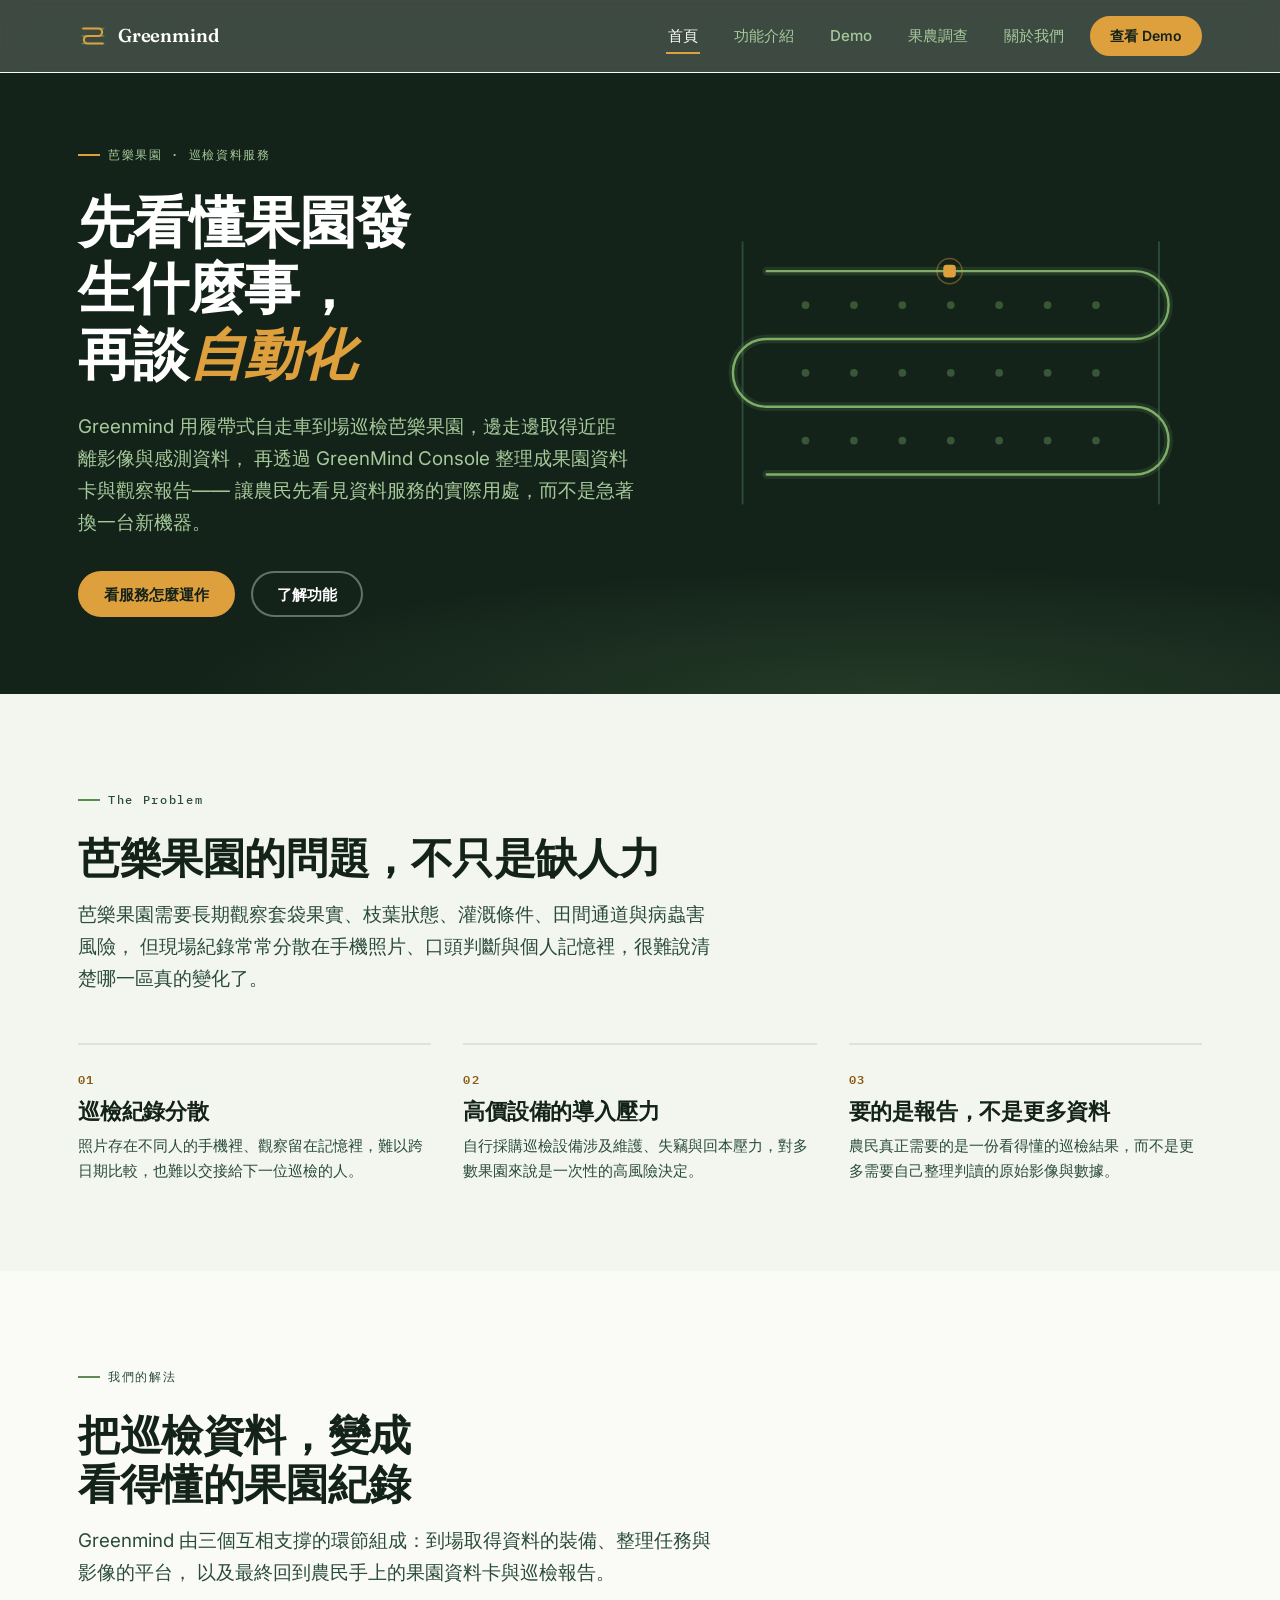
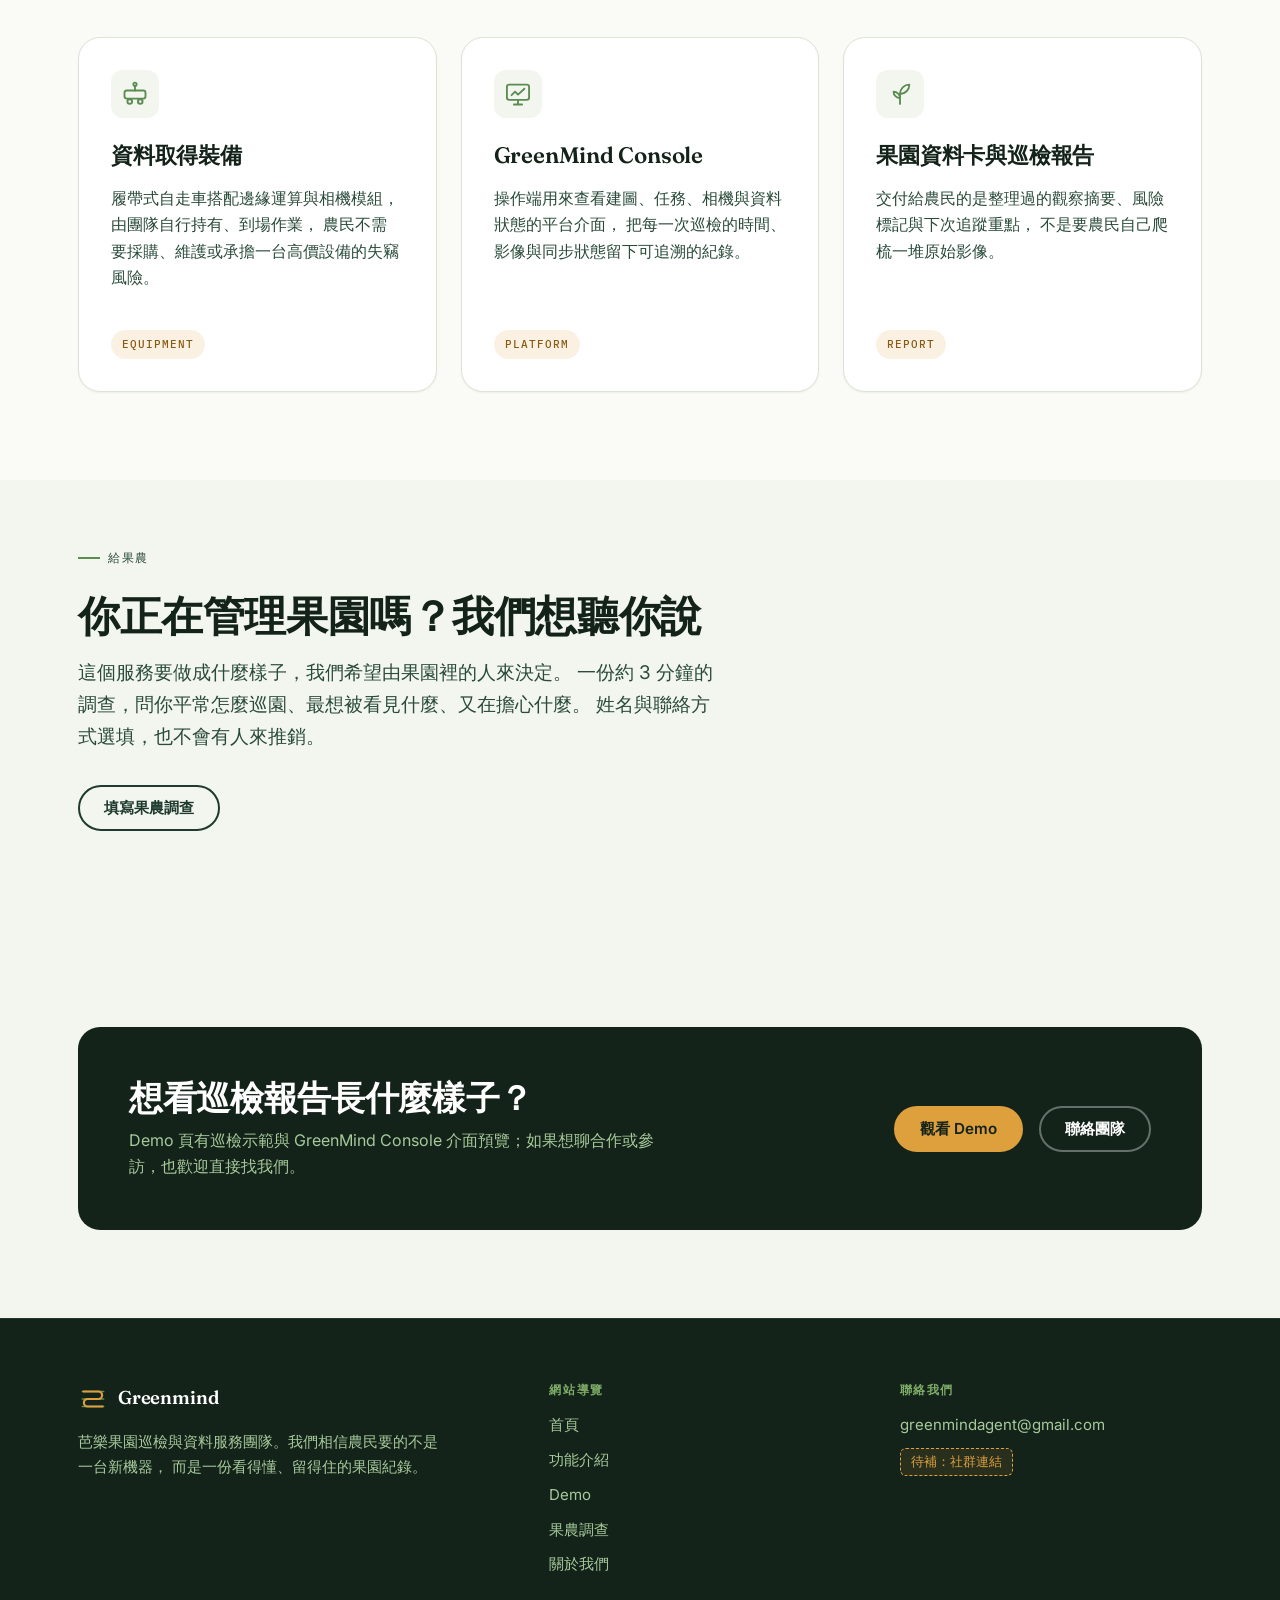
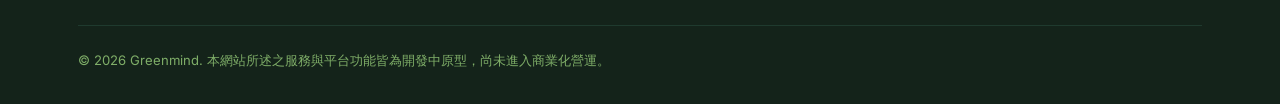
<file: index.html>
<!DOCTYPE html>
<html lang="zh-Hant" class="no-js">
<head>
<meta charset="UTF-8">
<meta name="viewport" content="width=device-width, initial-scale=1">
<title>Greenmind — 芭樂果園巡檢與資料服務</title>
<meta name="description" content="Greenmind 用履帶式自走車到場取得芭樂果園的巡檢影像與感測資料，透過 GreenMind Console 整理成農民看得懂的果園資料卡與觀察報告。">
<meta name="theme-color" content="#14231A">

<meta property="og:type" content="website">
<meta property="og:locale" content="zh_TW">
<meta property="og:site_name" content="Greenmind">
<meta property="og:title" content="Greenmind — 芭樂果園巡檢與資料服務">
<meta property="og:description" content="先把果園巡檢資料整理成看得懂的報告，農民先看見服務的實際用處，再談自動化。">

<link rel="preconnect" href="https://fonts.googleapis.com">
<link rel="preconnect" href="https://fonts.gstatic.com" crossorigin>
<link rel="stylesheet" href="https://fonts.googleapis.com/css2?family=Fraunces:ital,opsz,wght@0,9..144,300;0,9..144,400;0,9..144,600;1,9..144,500&family=Inter:wght@400;500;600;700&family=IBM+Plex+Mono:wght@400;500;600&display=swap">
<link rel="stylesheet" href="css/style.css">
</head>
<body>

<a class="skip-link" href="#main">跳至主要內容</a>

<!-- ====================== Header ====================== -->
<header class="site-header">
  <div class="container site-header__inner">
    <a class="brand" href="index.html">
      <svg class="brand__mark" viewBox="0 0 28 28" fill="none" aria-hidden="true">
        <g class="brand__rows">
          <line x1="4" y1="7" x2="24" y2="7"/>
          <line x1="4" y1="14" x2="24" y2="14"/>
          <line x1="4" y1="21" x2="24" y2="21"/>
        </g>
        <path class="brand__path" d="M5 7 H19 A3.5 3.5 0 0 1 19 14 H9 A3.5 3.5 0 0 0 9 21 H23"/>
      </svg>
      <span>Greenmind</span>
    </a>

    <button class="nav-toggle" type="button" aria-expanded="false" aria-controls="site-nav" aria-label="開啟選單">
      <span class="nav-toggle__bars" aria-hidden="true"></span>
    </button>

    <nav class="nav" id="site-nav" aria-label="主要導覽">
      <ul class="nav__list">
        <li><a class="nav__link" href="index.html" aria-current="page">首頁</a></li>
        <li><a class="nav__link" href="features.html">功能介紹</a></li>
        <li><a class="nav__link" href="demo.html">Demo</a></li>
        <li><a class="nav__link" href="survey.html">果農調查</a></li>
        <li><a class="nav__link" href="about.html">關於我們</a></li>
      </ul>
      <a class="btn btn--primary btn--sm" href="demo.html">查看 Demo</a>
    </nav>

    <a class="btn btn--primary btn--sm header-cta" href="demo.html">查看 Demo</a>
  </div>
</header>

<main id="main">

  <!-- ====================== Hero ====================== -->
  <section class="hero on-dark">
    <div class="container hero__grid">

      <div class="hero__copy">
        <p class="eyebrow">芭樂果園 · 巡檢資料服務</p>
        <h1 class="hero__title">先看懂果園發生什麼事，<br>再談<em>自動化</em></h1>
        <p class="lead">
          Greenmind 用履帶式自走車到場巡檢芭樂果園，邊走邊取得近距離影像與感測資料，
          再透過 GreenMind Console 整理成果園資料卡與觀察報告——
          讓農民先看見資料服務的實際用處，而不是急著換一台新機器。
        </p>
        <div class="btn-row">
          <a class="btn btn--primary" href="demo.html">看服務怎麼運作</a>
          <a class="btn btn--ghost" href="features.html">了解功能</a>
        </div>
      </div>

      <div class="hero__visual">
        <!-- 簽名視覺：之字型巡行路徑（需求書 §4.4） -->
        <svg class="route" viewBox="0 0 520 400" role="img"
             aria-label="示意圖：自走車沿著田區壟間來回巡行的之字型路徑，走到一行盡頭便轉向下一行。">
          <defs>
            <path id="route-path"
                  d="M70 90 H450 A35 35 0 0 1 450 160 H70 A35 35 0 0 0 70 230 H450 A35 35 0 0 1 450 300 H70"/>
          </defs>

          <!-- 作物行（壟） -->
          <g class="route__crop">
            <g>
              <circle cx="110" cy="125" r="4"/><circle cx="160" cy="125" r="4"/>
              <circle cx="210" cy="125" r="4"/><circle cx="260" cy="125" r="4"/>
              <circle cx="310" cy="125" r="4"/><circle cx="360" cy="125" r="4"/>
              <circle cx="410" cy="125" r="4"/>
            </g>
            <g>
              <circle cx="110" cy="195" r="4"/><circle cx="160" cy="195" r="4"/>
              <circle cx="210" cy="195" r="4"/><circle cx="260" cy="195" r="4"/>
              <circle cx="310" cy="195" r="4"/><circle cx="360" cy="195" r="4"/>
              <circle cx="410" cy="195" r="4"/>
            </g>
            <g>
              <circle cx="110" cy="265" r="4"/><circle cx="160" cy="265" r="4"/>
              <circle cx="210" cy="265" r="4"/><circle cx="260" cy="265" r="4"/>
              <circle cx="310" cy="265" r="4"/><circle cx="360" cy="265" r="4"/>
              <circle cx="410" cy="265" r="4"/>
            </g>
          </g>

          <!-- 田區邊界 -->
          <g class="route__row">
            <line x1="45" y1="60" x2="45" y2="330"/>
            <line x1="475" y1="60" x2="475" y2="330"/>
          </g>

          <!-- 路徑底線 + 主路徑 -->
          <use href="#route-path" class="route__path route__path--ghost"/>
          <use href="#route-path" class="route__path"/>

          <!-- 自走車 -->
          <g class="route__rover-group">
            <circle class="route__rover-ring" r="13"/>
            <rect class="route__rover" x="-6.5" y="-6.5" width="13" height="13" rx="3.5"/>
            <animateMotion dur="16s" repeatCount="indefinite" rotate="auto" keyPoints="0;1"
                           keyTimes="0;1" calcMode="linear">
              <mpath href="#route-path"/>
            </animateMotion>
          </g>
        </svg>
      </div>

    </div>
  </section>

  <!-- ====================== 痛點 ====================== -->
  <section class="section section--paper">
    <div class="container">
      <div class="section-intro reveal">
        <p class="eyebrow">The Problem</p>
        <h2>芭樂果園的問題，不只是缺人力</h2>
        <p class="lead">
          芭樂果園需要長期觀察套袋果實、枝葉狀態、灌溉條件、田間通道與病蟲害風險，
          但現場紀錄常常分散在手機照片、口頭判斷與個人記憶裡，很難說清楚哪一區真的變化了。
        </p>
      </div>

      <ul class="problem-list reveal">
        <li class="problem-item">
          <span class="problem-item__num">01</span>
          <h3>巡檢紀錄分散</h3>
          <p>照片存在不同人的手機裡、觀察留在記憶裡，難以跨日期比較，也難以交接給下一位巡檢的人。</p>
        </li>
        <li class="problem-item">
          <span class="problem-item__num">02</span>
          <h3>高價設備的導入壓力</h3>
          <p>自行採購巡檢設備涉及維護、失竊與回本壓力，對多數果園來說是一次性的高風險決定。</p>
        </li>
        <li class="problem-item">
          <span class="problem-item__num">03</span>
          <h3>要的是報告，不是更多資料</h3>
          <p>農民真正需要的是一份看得懂的巡檢結果，而不是更多需要自己整理判讀的原始影像與數據。</p>
        </li>
      </ul>
    </div>
  </section>

  <!-- ====================== 解法 ====================== -->
  <section class="section">
    <div class="container">
      <div class="section-intro reveal">
        <p class="eyebrow">我們的解法</p>
        <h2>把巡檢資料，變成看得懂的果園紀錄</h2>
        <p class="lead">
          Greenmind 由三個互相支撐的環節組成：到場取得資料的裝備、整理任務與影像的平台，
          以及最終回到農民手上的果園資料卡與巡檢報告。
        </p>
      </div>

      <div class="card-grid reveal">

        <article class="card">
          <div class="card__icon" aria-hidden="true">
            <svg viewBox="0 0 24 24" fill="none" stroke="currentColor" stroke-width="1.6" stroke-linecap="round" stroke-linejoin="round">
              <rect x="3" y="9" width="18" height="7" rx="2"/>
              <circle cx="7.5" cy="18.5" r="2"/>
              <circle cx="16.5" cy="18.5" r="2"/>
              <path d="M12 9V5"/>
              <circle cx="12" cy="3.6" r="1.4"/>
            </svg>
          </div>
          <h3>資料取得裝備</h3>
          <p class="card__body">
            履帶式自走車搭配邊緣運算與相機模組，由團隊自行持有、到場作業，
            農民不需要採購、維護或承擔一台高價設備的失竊風險。
          </p>
          <span class="card__tag">Equipment</span>
        </article>

        <article class="card">
          <div class="card__icon" aria-hidden="true">
            <svg viewBox="0 0 24 24" fill="none" stroke="currentColor" stroke-width="1.6" stroke-linecap="round" stroke-linejoin="round">
              <rect x="2.5" y="4" width="19" height="13" rx="2"/>
              <path d="M8.5 21h7M12 17v4"/>
              <path d="M6.5 13l3-3 2.5 2.5L17.5 7.5"/>
            </svg>
          </div>
          <h3>GreenMind Console</h3>
          <p class="card__body">
            操作端用來查看建圖、任務、相機與資料狀態的平台介面，
            把每一次巡檢的時間、影像與同步狀態留下可追溯的紀錄。
          </p>
          <span class="card__tag">Platform</span>
        </article>

        <article class="card">
          <div class="card__icon" aria-hidden="true">
            <svg viewBox="0 0 24 24" fill="none" stroke="currentColor" stroke-width="1.6" stroke-linecap="round" stroke-linejoin="round">
              <path d="M12 20.5V12"/>
              <path d="M12 12c0-4.4 3.6-8 8-8 0 4.4-3.6 8-8 8Z"/>
              <path d="M12 15.5c-3 0-5.5-2.5-5.5-5.5 3 0 5.5 2.5 5.5 5.5Z"/>
            </svg>
          </div>
          <h3>果園資料卡與巡檢報告</h3>
          <p class="card__body">
            交付給農民的是整理過的觀察摘要、風險標記與下次追蹤重點，
            不是要農民自己爬梳一堆原始影像。
          </p>
          <span class="card__tag">Report</span>
        </article>

      </div>
    </div>
  </section>

  <!-- ====================== 果農調查 ====================== -->
  <section class="section section--paper section--tight">
    <div class="container">
      <div class="section-intro reveal">
        <p class="eyebrow">給果農</p>
        <h2>你正在管理果園嗎？我們想聽你說</h2>
        <p class="lead">
          這個服務要做成什麼樣子，我們希望由果園裡的人來決定。
          一份約 3 分鐘的調查，問你平常怎麼巡園、最想被看見什麼、又在擔心什麼。
          姓名與聯絡方式選填，也不會有人來推銷。
        </p>
        <div class="btn-row">
          <a class="btn btn--outline" href="survey.html">填寫果農調查</a>
        </div>
      </div>
    </div>
  </section>

  <!-- ====================== CTA ====================== -->
  <div class="contact-band-wrap">
    <div class="container">
      <section class="contact-band reveal" aria-labelledby="cta-home">
        <div class="contact-band__text">
          <h2 id="cta-home">想看巡檢報告長什麼樣子？</h2>
          <p>Demo 頁有巡檢示範與 GreenMind Console 介面預覽；如果想聊合作或參訪，也歡迎直接找我們。</p>
        </div>
        <div class="btn-row">
          <a class="btn btn--primary" href="demo.html">觀看 Demo</a>
          <a class="btn btn--ghost" href="about.html">聯絡團隊</a>
        </div>
      </section>
    </div>
  </div>

</main>

<!-- ====================== Footer ====================== -->
<footer class="site-footer">
  <div class="container">
    <div class="site-footer__grid">

      <div>
        <a class="brand" href="index.html">
          <svg class="brand__mark" viewBox="0 0 28 28" fill="none" aria-hidden="true">
            <g class="brand__rows">
              <line x1="4" y1="7" x2="24" y2="7"/>
              <line x1="4" y1="14" x2="24" y2="14"/>
              <line x1="4" y1="21" x2="24" y2="21"/>
            </g>
            <path class="brand__path" d="M5 7 H19 A3.5 3.5 0 0 1 19 14 H9 A3.5 3.5 0 0 0 9 21 H23"/>
          </svg>
          <span>Greenmind</span>
        </a>
        <p class="site-footer__about">
          芭樂果園巡檢與資料服務團隊。我們相信農民要的不是一台新機器，
          而是一份看得懂、留得住的果園紀錄。
        </p>
      </div>

      <div>
        <h3>網站導覽</h3>
        <ul class="footer-list">
          <li><a href="index.html">首頁</a></li>
          <li><a href="features.html">功能介紹</a></li>
          <li><a href="demo.html">Demo</a></li>
          <li><a href="survey.html">果農調查</a></li>
          <li><a href="about.html">關於我們</a></li>
        </ul>
      </div>

      <div>
        <h3>聯絡我們</h3>
        <ul class="footer-list">
          <li><a href="mailto:greenmindagent@gmail.com">greenmindagent@gmail.com</a></li>
          <li><span class="placeholder placeholder--inline">待補：社群連結</span></li>
        </ul>
      </div>

    </div>
    <p class="site-footer__legal">© 2026 Greenmind. 本網站所述之服務與平台功能皆為開發中原型，尚未進入商業化營運。</p>
  </div>
</footer>

<script src="js/main.js"></script>
</body>
</html>
</file>
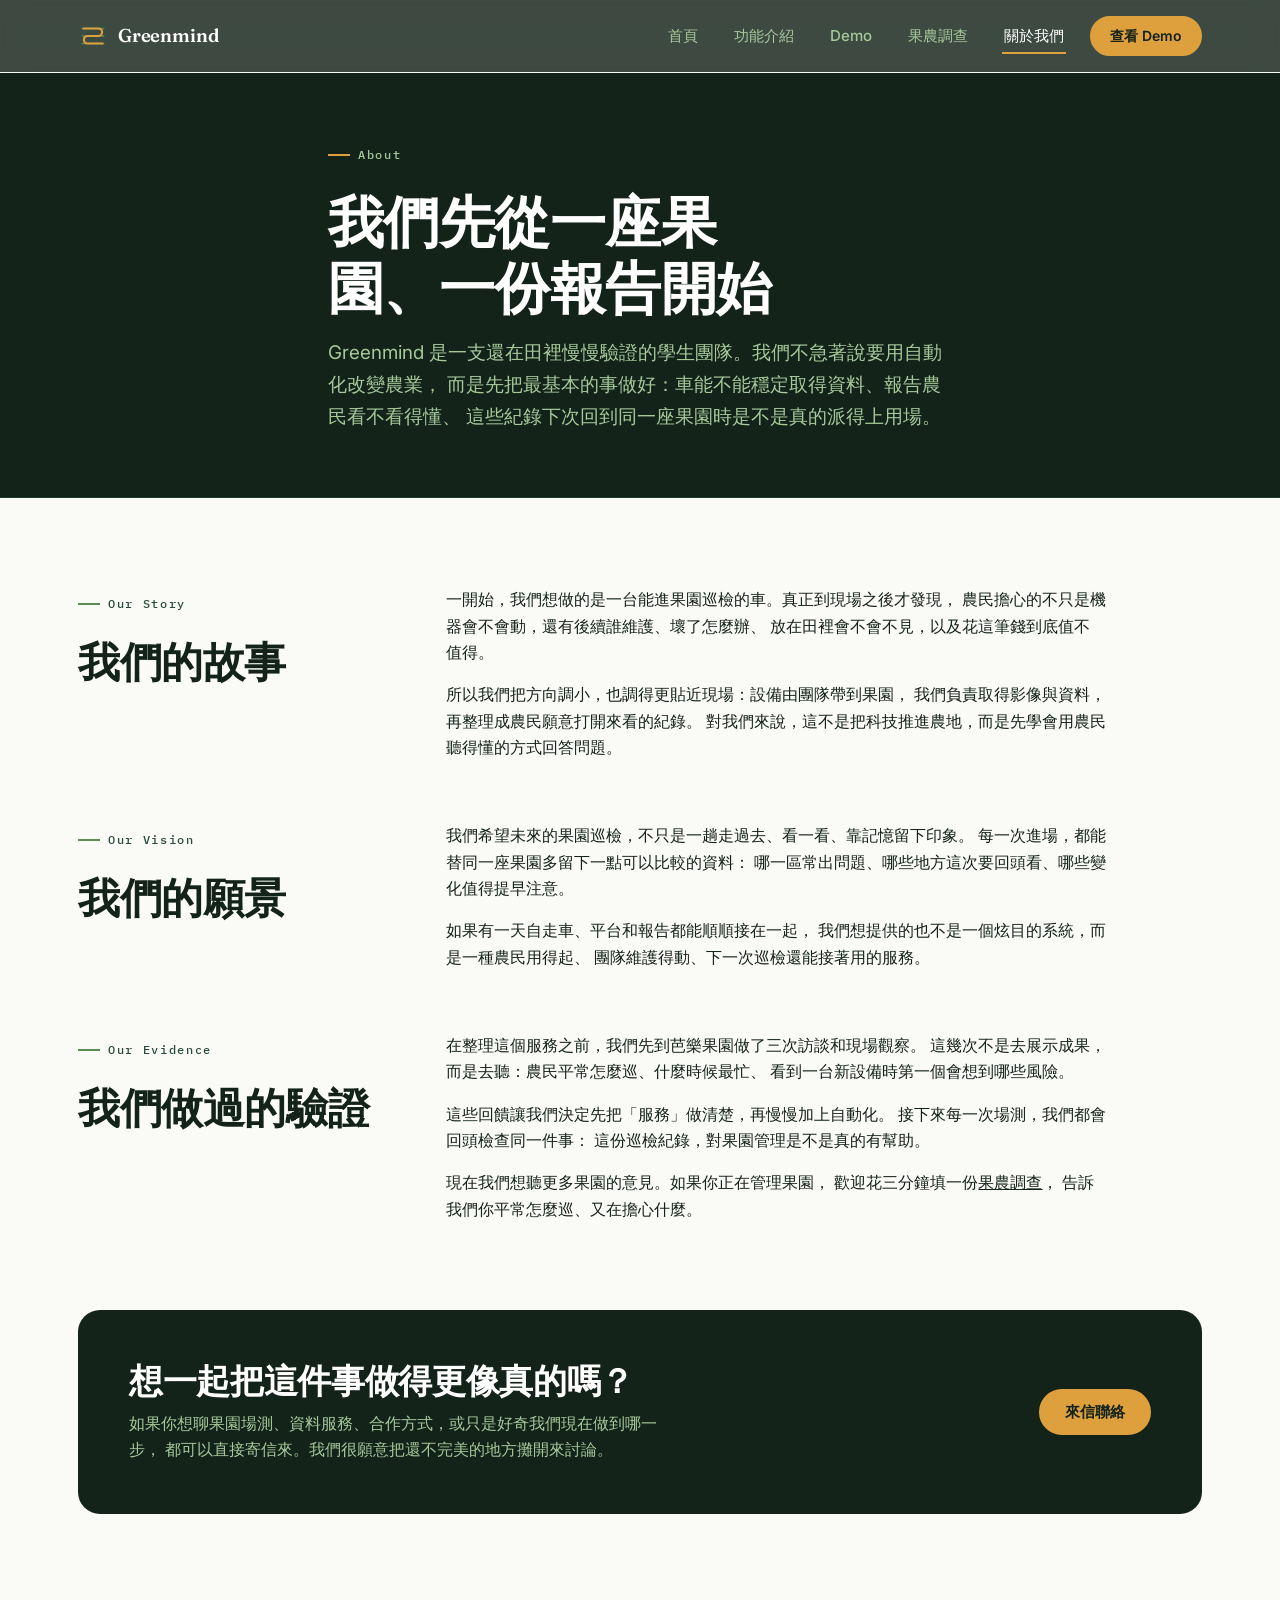
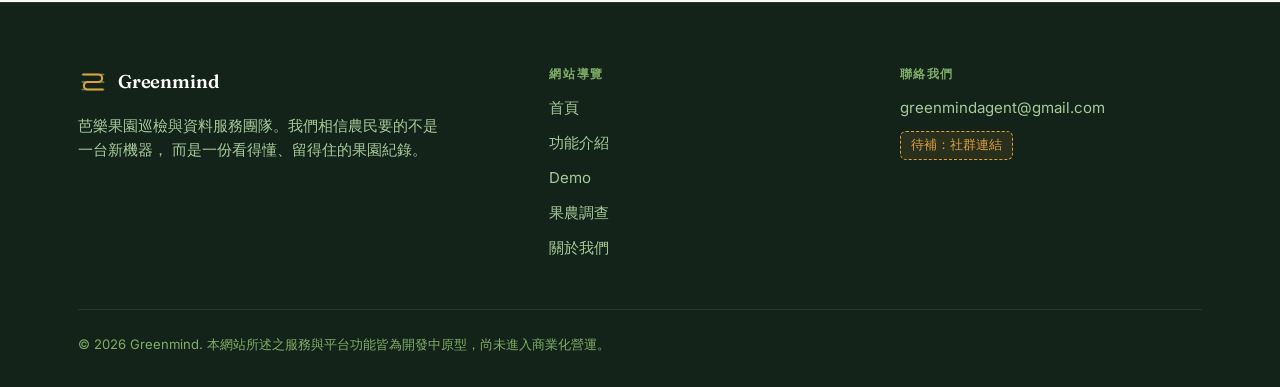
<file: about.html>
<!DOCTYPE html>
<html lang="zh-Hant" class="no-js">
<head>
<meta charset="UTF-8">
<meta name="viewport" content="width=device-width, initial-scale=1">
<title>關於我們 — Greenmind</title>
<meta name="description" content="Greenmind 是一支學生團隊，正在驗證芭樂果園巡檢資料服務是否對農民真正有用。歡迎合作、參訪或加入我們。">
<meta name="theme-color" content="#14231A">

<meta property="og:type" content="website">
<meta property="og:locale" content="zh_TW">
<meta property="og:site_name" content="Greenmind">
<meta property="og:title" content="關於我們 — Greenmind">
<meta property="og:description" content="一支先把資料服務做對，再談自動化的學生團隊。">

<link rel="preconnect" href="https://fonts.googleapis.com">
<link rel="preconnect" href="https://fonts.gstatic.com" crossorigin>
<link rel="stylesheet" href="https://fonts.googleapis.com/css2?family=Fraunces:ital,opsz,wght@0,9..144,300;0,9..144,400;0,9..144,600;1,9..144,500&family=Inter:wght@400;500;600;700&family=IBM+Plex+Mono:wght@400;500;600&display=swap">
<link rel="stylesheet" href="css/style.css">
</head>
<body>

<a class="skip-link" href="#main">跳至主要內容</a>

<!-- ====================== Header ====================== -->
<header class="site-header">
  <div class="container site-header__inner">
    <a class="brand" href="index.html">
      <svg class="brand__mark" viewBox="0 0 28 28" fill="none" aria-hidden="true">
        <g class="brand__rows">
          <line x1="4" y1="7" x2="24" y2="7"/>
          <line x1="4" y1="14" x2="24" y2="14"/>
          <line x1="4" y1="21" x2="24" y2="21"/>
        </g>
        <path class="brand__path" d="M5 7 H19 A3.5 3.5 0 0 1 19 14 H9 A3.5 3.5 0 0 0 9 21 H23"/>
      </svg>
      <span>Greenmind</span>
    </a>

    <button class="nav-toggle" type="button" aria-expanded="false" aria-controls="site-nav" aria-label="開啟選單">
      <span class="nav-toggle__bars" aria-hidden="true"></span>
    </button>

    <nav class="nav" id="site-nav" aria-label="主要導覽">
      <ul class="nav__list">
        <li><a class="nav__link" href="index.html">首頁</a></li>
        <li><a class="nav__link" href="features.html">功能介紹</a></li>
        <li><a class="nav__link" href="demo.html">Demo</a></li>
        <li><a class="nav__link" href="survey.html">果農調查</a></li>
        <li><a class="nav__link" href="about.html" aria-current="page">關於我們</a></li>
      </ul>
      <a class="btn btn--primary btn--sm" href="demo.html">查看 Demo</a>
    </nav>

    <a class="btn btn--primary btn--sm header-cta" href="demo.html">查看 Demo</a>
  </div>
</header>

<main id="main">

  <!-- ====================== Page hero ====================== -->
  <section class="page-hero on-dark">
    <div class="container page-hero__inner">
      <p class="eyebrow">About</p>
      <h1>我們先從一座果園、一份報告開始</h1>
      <p class="lead">
        Greenmind 是一支還在田裡慢慢驗證的學生團隊。我們不急著說要用自動化改變農業，
        而是先把最基本的事做好：車能不能穩定取得資料、報告農民看不看得懂、
        這些紀錄下次回到同一座果園時是不是真的派得上用場。
      </p>
    </div>
  </section>

  <!-- ====================== 我們的故事 / 我們的願景 ====================== -->
  <section class="section">
    <div class="container">

      <div class="prose-grid reveal">
        <div class="prose-grid__aside">
          <p class="eyebrow">Our Story</p>
          <h2>我們的故事</h2>
        </div>
        <div class="prose-grid__body">
          <p>
            一開始，我們想做的是一台能進果園巡檢的車。真正到現場之後才發現，
            農民擔心的不只是機器會不會動，還有後續誰維護、壞了怎麼辦、
            放在田裡會不會不見，以及花這筆錢到底值不值得。
          </p>
          <p>
            所以我們把方向調小，也調得更貼近現場：設備由團隊帶到果園，
            我們負責取得影像與資料，再整理成農民願意打開來看的紀錄。
            對我們來說，這不是把科技推進農地，而是先學會用農民聽得懂的方式回答問題。
          </p>
        </div>
      </div>

      <div class="prose-grid reveal">
        <div class="prose-grid__aside">
          <p class="eyebrow">Our Vision</p>
          <h2>我們的願景</h2>
        </div>
        <div class="prose-grid__body">
          <p>
            我們希望未來的果園巡檢，不只是一趟走過去、看一看、靠記憶留下印象。
            每一次進場，都能替同一座果園多留下一點可以比較的資料：
            哪一區常出問題、哪些地方這次要回頭看、哪些變化值得提早注意。
          </p>
          <p>
            如果有一天自走車、平台和報告都能順順接在一起，
            我們想提供的也不是一個炫目的系統，而是一種農民用得起、
            團隊維護得動、下一次巡檢還能接著用的服務。
          </p>
        </div>
      </div>

      <div class="prose-grid reveal">
        <div class="prose-grid__aside">
          <p class="eyebrow">Our Evidence</p>
          <h2>我們做過的驗證</h2>
        </div>
        <div class="prose-grid__body">
          <p>
            在整理這個服務之前，我們先到芭樂果園做了三次訪談和現場觀察。
            這幾次不是去展示成果，而是去聽：農民平常怎麼巡、什麼時候最忙、
            看到一台新設備時第一個會想到哪些風險。
          </p>
          <p>
            這些回饋讓我們決定先把「服務」做清楚，再慢慢加上自動化。
            接下來每一次場測，我們都會回頭檢查同一件事：
            這份巡檢紀錄，對果園管理是不是真的有幫助。
          </p>
          <p>
            現在我們想聽更多果園的意見。如果你正在管理果園，
            歡迎花三分鐘填一份<a href="survey.html">果農調查</a>，
            告訴我們你平常怎麼巡、又在擔心什麼。
          </p>
        </div>
      </div>

    </div>
  </section>

  <!-- ====================== CTA ====================== -->
  <div class="contact-band-wrap">
    <div class="container">
      <section class="contact-band reveal" aria-labelledby="cta-about">
        <div class="contact-band__text">
          <h2 id="cta-about">想一起把這件事做得更像真的嗎？</h2>
          <p>
            如果你想聊果園場測、資料服務、合作方式，或只是好奇我們現在做到哪一步，
            都可以直接寄信來。我們很願意把還不完美的地方攤開來討論。
          </p>
        </div>
        <div class="btn-row">
          <a class="btn btn--primary" href="mailto:greenmindagent@gmail.com">來信聯絡</a>
        </div>
      </section>
    </div>
  </div>

</main>

<!-- ====================== Footer ====================== -->
<footer class="site-footer">
  <div class="container">
    <div class="site-footer__grid">

      <div>
        <a class="brand" href="index.html">
          <svg class="brand__mark" viewBox="0 0 28 28" fill="none" aria-hidden="true">
            <g class="brand__rows">
              <line x1="4" y1="7" x2="24" y2="7"/>
              <line x1="4" y1="14" x2="24" y2="14"/>
              <line x1="4" y1="21" x2="24" y2="21"/>
            </g>
            <path class="brand__path" d="M5 7 H19 A3.5 3.5 0 0 1 19 14 H9 A3.5 3.5 0 0 0 9 21 H23"/>
          </svg>
          <span>Greenmind</span>
        </a>
        <p class="site-footer__about">
          芭樂果園巡檢與資料服務團隊。我們相信農民要的不是一台新機器，
          而是一份看得懂、留得住的果園紀錄。
        </p>
      </div>

      <div>
        <h3>網站導覽</h3>
        <ul class="footer-list">
          <li><a href="index.html">首頁</a></li>
          <li><a href="features.html">功能介紹</a></li>
          <li><a href="demo.html">Demo</a></li>
          <li><a href="survey.html">果農調查</a></li>
          <li><a href="about.html">關於我們</a></li>
        </ul>
      </div>

      <div>
        <h3>聯絡我們</h3>
        <ul class="footer-list">
          <li><a href="mailto:greenmindagent@gmail.com">greenmindagent@gmail.com</a></li>
          <li><span class="placeholder placeholder--inline">待補：社群連結</span></li>
        </ul>
      </div>

    </div>
    <p class="site-footer__legal">© 2026 Greenmind. 本網站所述之服務與平台功能皆為開發中原型，尚未進入商業化營運。</p>
  </div>
</footer>

<script src="js/main.js"></script>
</body>
</html>
</file>
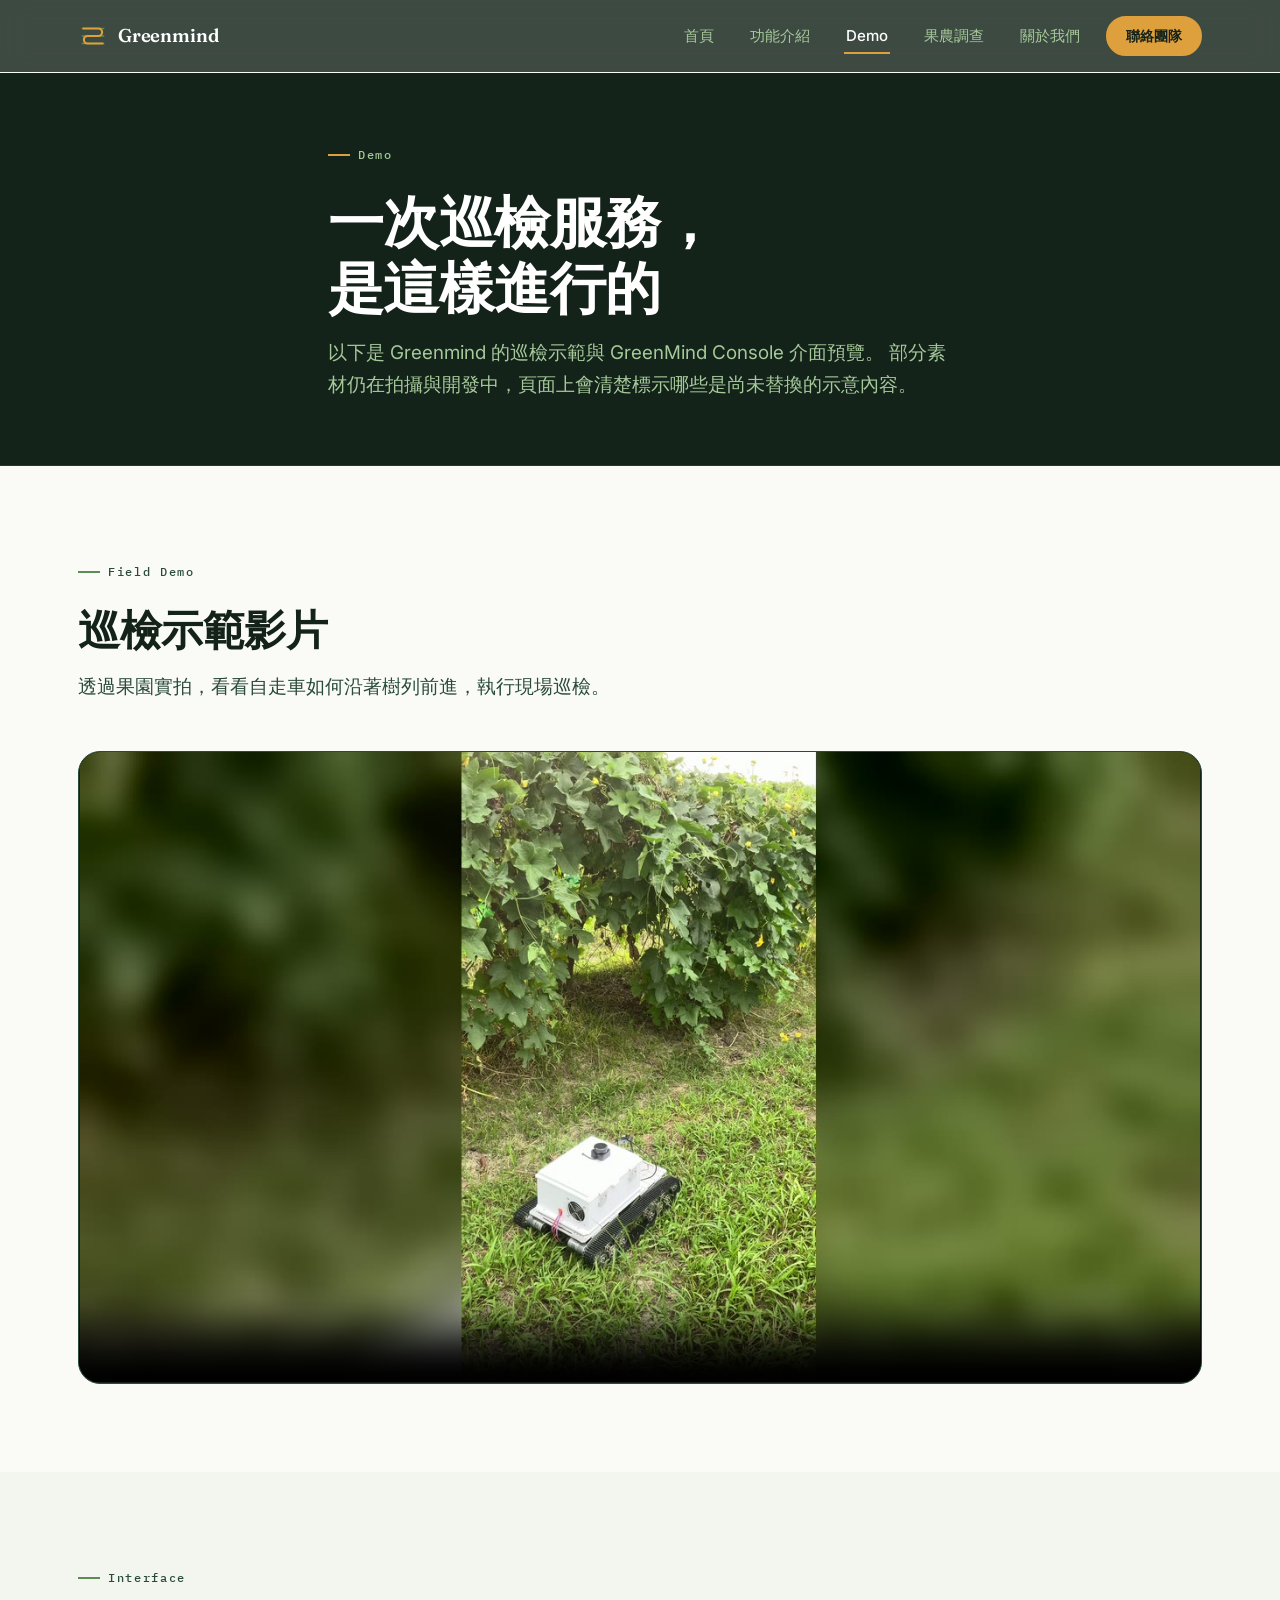
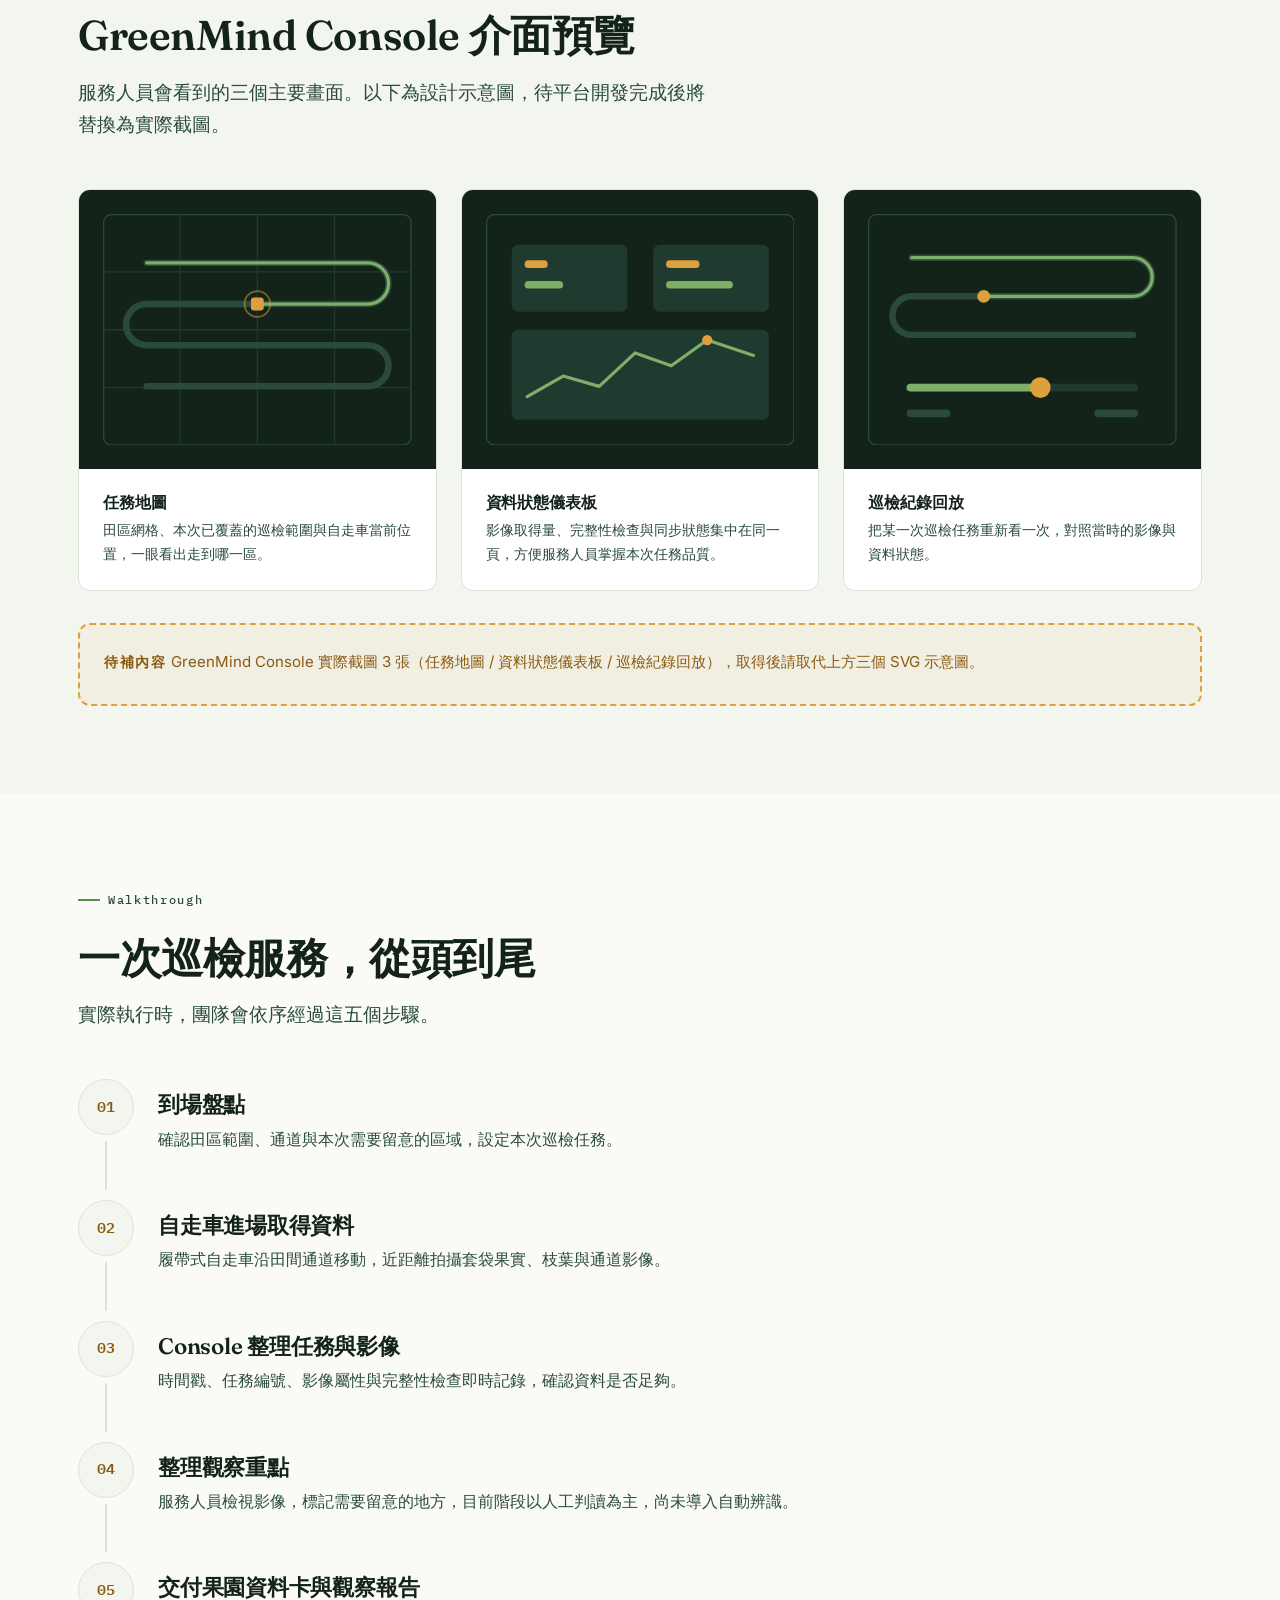
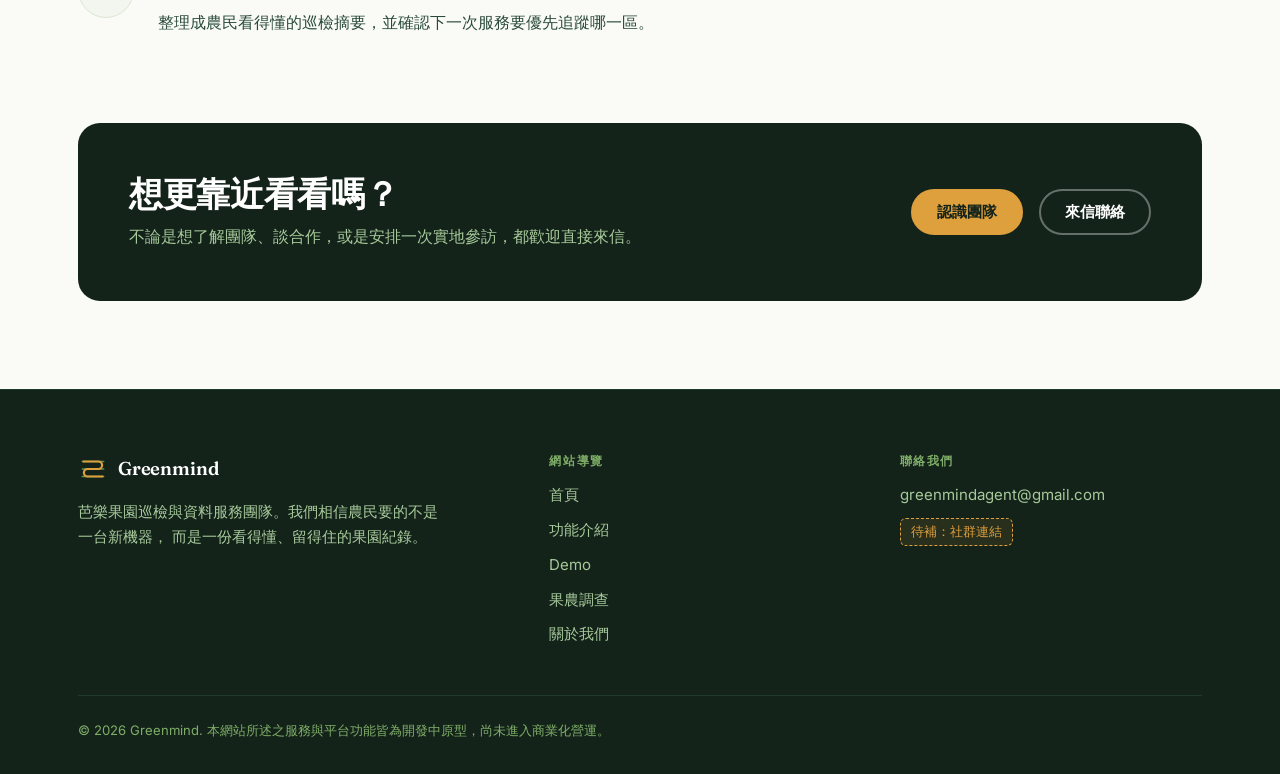
<file: demo.html>
<!DOCTYPE html>
<html lang="zh-Hant" class="no-js">
<head>
<meta charset="UTF-8">
<meta name="viewport" content="width=device-width, initial-scale=1">
<title>Demo — Greenmind</title>
<meta name="description" content="Greenmind 的巡檢示範、GreenMind Console 介面預覽，以及一趟完整巡檢服務從到場取得資料到交付觀察報告的流程。">
<meta name="theme-color" content="#14231A">

<meta property="og:type" content="website">
<meta property="og:locale" content="zh_TW">
<meta property="og:site_name" content="Greenmind">
<meta property="og:title" content="Demo — Greenmind">
<meta property="og:description" content="看 Greenmind 實際巡一趟果園：到場取得資料、平台整理、交付觀察報告、回訪確認。">

<link rel="preconnect" href="https://fonts.googleapis.com">
<link rel="preconnect" href="https://fonts.gstatic.com" crossorigin>
<link rel="stylesheet" href="https://fonts.googleapis.com/css2?family=Fraunces:ital,opsz,wght@0,9..144,300;0,9..144,400;0,9..144,600;1,9..144,500&family=Inter:wght@400;500;600;700&family=IBM+Plex+Mono:wght@400;500;600&display=swap">
<link rel="stylesheet" href="css/style.css">
</head>
<body>

<a class="skip-link" href="#main">跳至主要內容</a>

<!-- ====================== Header ====================== -->
<header class="site-header">
  <div class="container site-header__inner">
    <a class="brand" href="index.html">
      <svg class="brand__mark" viewBox="0 0 28 28" fill="none" aria-hidden="true">
        <g class="brand__rows">
          <line x1="4" y1="7" x2="24" y2="7"/>
          <line x1="4" y1="14" x2="24" y2="14"/>
          <line x1="4" y1="21" x2="24" y2="21"/>
        </g>
        <path class="brand__path" d="M5 7 H19 A3.5 3.5 0 0 1 19 14 H9 A3.5 3.5 0 0 0 9 21 H23"/>
      </svg>
      <span>Greenmind</span>
    </a>

    <button class="nav-toggle" type="button" aria-expanded="false" aria-controls="site-nav" aria-label="開啟選單">
      <span class="nav-toggle__bars" aria-hidden="true"></span>
    </button>

    <nav class="nav" id="site-nav" aria-label="主要導覽">
      <ul class="nav__list">
        <li><a class="nav__link" href="index.html">首頁</a></li>
        <li><a class="nav__link" href="features.html">功能介紹</a></li>
        <li><a class="nav__link" href="demo.html" aria-current="page">Demo</a></li>
        <li><a class="nav__link" href="survey.html">果農調查</a></li>
        <li><a class="nav__link" href="about.html">關於我們</a></li>
      </ul>
      <a class="btn btn--primary btn--sm" href="about.html">聯絡團隊</a>
    </nav>

    <a class="btn btn--primary btn--sm header-cta" href="about.html">聯絡團隊</a>
  </div>
</header>

<main id="main">

  <!-- ====================== Page hero ====================== -->
  <section class="page-hero on-dark">
    <div class="container page-hero__inner">
      <p class="eyebrow">Demo</p>
      <h1>一次巡檢服務，是這樣進行的</h1>
      <p class="lead">
        以下是 Greenmind 的巡檢示範與 GreenMind Console 介面預覽。
        部分素材仍在拍攝與開發中，頁面上會清楚標示哪些是尚未替換的示意內容。
      </p>
    </div>
  </section>

  <!-- ====================== 示範影片 ====================== -->
  <section class="section">
    <div class="container">
      <div class="section-intro reveal">
        <p class="eyebrow">Field Demo</p>
        <h2>巡檢示範影片</h2>
        <p class="lead">透過果園實拍，看看自走車如何沿著樹列前進，執行現場巡檢。</p>
      </div>

      <div class="video-frame reveal">
        <!-- 田壟線裝飾背景 -->
        <svg class="video-frame__decor" viewBox="0 0 800 450" preserveAspectRatio="xMidYMid slice" aria-hidden="true">
          <g stroke="#2A4B3A" stroke-width="2" stroke-linecap="round">
            <line x1="60" y1="120" x2="740" y2="120"/>
            <line x1="60" y1="180" x2="740" y2="180"/>
            <line x1="60" y1="240" x2="740" y2="240"/>
            <line x1="60" y1="300" x2="740" y2="300"/>
            <line x1="60" y1="360" x2="740" y2="360"/>
          </g>
          <path d="M100 120 H700 A30 30 0 0 1 700 180 H100 A30 30 0 0 0 100 240 H700 A30 30 0 0 1 700 300 H100"
                fill="none" stroke="#5B8C51" stroke-width="2.5" stroke-linecap="round" opacity="0.55"/>
        </svg>

        <video controls preload="metadata" playsinline poster="img/demo-poster.jpg"
               aria-label="Greenmind 自走車在芭樂果園執行巡檢的示範影片">
          <source src="media/greenmind-field-demo.mp4" type="video/mp4">
          抱歉，您的瀏覽器不支援 HTML 影片播放。
        </video>
      </div>
    </div>
  </section>

  <!-- ====================== 控制軟體介面預覽 ====================== -->
  <section class="section section--paper">
    <div class="container">
      <div class="section-intro reveal">
        <p class="eyebrow">Interface</p>
        <h2>GreenMind Console 介面預覽</h2>
        <p class="lead">
          服務人員會看到的三個主要畫面。以下為設計示意圖，待平台開發完成後將替換為實際截圖。
        </p>
      </div>

      <div class="gallery reveal">

        <figure class="gallery__item" style="margin:0">
          <div class="gallery__shot">
            <svg viewBox="0 0 240 180" role="img" aria-label="任務地圖示意：田區網格上顯示本次已巡檢範圍與自走車目前位置。">
              <rect x="0.5" y="0.5" width="239" height="179" rx="6" fill="#14231A" stroke="#2A4B3A"/>
              <g stroke="#1F3A2E" stroke-width="1">
                <line x1="0" y1="45" x2="240" y2="45"/>
                <line x1="0" y1="90" x2="240" y2="90"/>
                <line x1="0" y1="135" x2="240" y2="135"/>
                <line x1="60" y1="0" x2="60" y2="180"/>
                <line x1="120" y1="0" x2="120" y2="180"/>
                <line x1="180" y1="0" x2="180" y2="180"/>
              </g>
              <path d="M34 38 H206 A16 16 0 0 1 206 70 H34 A16 16 0 0 0 34 102 H206 A16 16 0 0 1 206 134 H34"
                    fill="none" stroke="#2A4B3A" stroke-width="5" stroke-linecap="round"/>
              <path d="M34 38 H206 A16 16 0 0 1 206 70 H120"
                    fill="none" stroke="#7FAE68" stroke-width="2.5" stroke-linecap="round"/>
              <circle cx="120" cy="70" r="10" fill="none" stroke="#DE9F3D" stroke-width="1.4" opacity="0.5"/>
              <rect x="115" y="65" width="10" height="10" rx="2.5" fill="#DE9F3D"/>
            </svg>
          </div>
          <figcaption class="gallery__caption">
            <h3>任務地圖</h3>
            <p>田區網格、本次已覆蓋的巡檢範圍與自走車當前位置，一眼看出走到哪一區。</p>
          </figcaption>
        </figure>

        <figure class="gallery__item" style="margin:0">
          <div class="gallery__shot">
            <svg viewBox="0 0 240 180" role="img" aria-label="資料狀態儀表板示意：影像可用率與同步狀態以長條與折線圖呈現。">
              <rect x="0.5" y="0.5" width="239" height="179" rx="6" fill="#14231A" stroke="#2A4B3A"/>
              <g fill="#1F3A2E">
                <rect x="20" y="24" width="90" height="52" rx="5"/>
                <rect x="130" y="24" width="90" height="52" rx="5"/>
              </g>
              <g fill="#7FAE68">
                <rect x="30" y="52" width="30" height="6" rx="3"/>
                <rect x="140" y="52" width="52" height="6" rx="3"/>
              </g>
              <g fill="#DE9F3D">
                <rect x="30" y="36" width="18" height="6" rx="3"/>
                <rect x="140" y="36" width="26" height="6" rx="3"/>
              </g>
              <rect x="20" y="90" width="200" height="70" rx="5" fill="#1F3A2E"/>
              <polyline points="32,142 60,126 88,134 116,108 144,118 172,98 208,110"
                        fill="none" stroke="#7FAE68" stroke-width="2.5" stroke-linecap="round" stroke-linejoin="round"/>
              <circle cx="172" cy="98" r="4" fill="#DE9F3D"/>
            </svg>
          </div>
          <figcaption class="gallery__caption">
            <h3>資料狀態儀表板</h3>
            <p>影像取得量、完整性檢查與同步狀態集中在同一頁，方便服務人員掌握本次任務品質。</p>
          </figcaption>
        </figure>

        <figure class="gallery__item" style="margin:0">
          <div class="gallery__shot">
            <svg viewBox="0 0 240 180" role="img" aria-label="巡檢紀錄回放示意：已完成的任務以時間軸控制回放進度。">
              <rect x="0.5" y="0.5" width="239" height="179" rx="6" fill="#14231A" stroke="#2A4B3A"/>
              <path d="M34 34 H206 A15 15 0 0 1 206 64 H34 A15 15 0 0 0 34 94 H206"
                    fill="none" stroke="#2A4B3A" stroke-width="5" stroke-linecap="round"/>
              <path d="M34 34 H206 A15 15 0 0 1 206 64 H90"
                    fill="none" stroke="#7FAE68" stroke-width="2.5" stroke-linecap="round"/>
              <circle cx="90" cy="64" r="5" fill="#DE9F3D"/>
              <!-- 時間軸 -->
              <rect x="30" y="132" width="180" height="6" rx="3" fill="#1F3A2E"/>
              <rect x="30" y="132" width="104" height="6" rx="3" fill="#7FAE68"/>
              <circle cx="134" cy="135" r="8" fill="#DE9F3D"/>
              <g fill="#2A4B3A">
                <rect x="30" y="152" width="34" height="6" rx="3"/>
                <rect x="176" y="152" width="34" height="6" rx="3"/>
              </g>
            </svg>
          </div>
          <figcaption class="gallery__caption">
            <h3>巡檢紀錄回放</h3>
            <p>把某一次巡檢任務重新看一次，對照當時的影像與資料狀態。</p>
          </figcaption>
        </figure>

      </div>

      <p class="placeholder reveal" style="margin-top:32px">
        <span class="placeholder__label">待補內容</span>
        GreenMind Console 實際截圖 3 張（任務地圖 / 資料狀態儀表板 / 巡檢紀錄回放），取得後請取代上方三個 SVG 示意圖。
      </p>
    </div>
  </section>

  <!-- ====================== 使用情境 Walkthrough ====================== -->
  <section class="section">
    <div class="container">
      <div class="section-intro reveal">
        <p class="eyebrow">Walkthrough</p>
        <h2>一次巡檢服務，從頭到尾</h2>
        <p class="lead">實際執行時，團隊會依序經過這五個步驟。</p>
      </div>

      <ol class="steps reveal">
        <li class="steps__item">
          <div>
            <h3>到場盤點</h3>
            <p>確認田區範圍、通道與本次需要留意的區域，設定本次巡檢任務。</p>
          </div>
        </li>
        <li class="steps__item">
          <div>
            <h3>自走車進場取得資料</h3>
            <p>履帶式自走車沿田間通道移動，近距離拍攝套袋果實、枝葉與通道影像。</p>
          </div>
        </li>
        <li class="steps__item">
          <div>
            <h3>Console 整理任務與影像</h3>
            <p>時間戳、任務編號、影像屬性與完整性檢查即時記錄，確認資料是否足夠。</p>
          </div>
        </li>
        <li class="steps__item">
          <div>
            <h3>整理觀察重點</h3>
            <p>服務人員檢視影像，標記需要留意的地方，目前階段以人工判讀為主，尚未導入自動辨識。</p>
          </div>
        </li>
        <li class="steps__item">
          <div>
            <h3>交付果園資料卡與觀察報告</h3>
            <p>整理成農民看得懂的巡檢摘要，並確認下一次服務要優先追蹤哪一區。</p>
          </div>
        </li>
      </ol>
    </div>
  </section>

  <!-- ====================== CTA ====================== -->
  <div class="contact-band-wrap">
    <div class="container">
      <section class="contact-band reveal" aria-labelledby="cta-demo">
        <div class="contact-band__text">
          <h2 id="cta-demo">想更靠近看看嗎？</h2>
          <p>不論是想了解團隊、談合作，或是安排一次實地參訪，都歡迎直接來信。</p>
        </div>
        <div class="btn-row">
          <a class="btn btn--primary" href="about.html">認識團隊</a>
          <a class="btn btn--ghost" href="mailto:greenmindagent@gmail.com">來信聯絡</a>
        </div>
      </section>
    </div>
  </div>

</main>

<!-- ====================== Footer ====================== -->
<footer class="site-footer">
  <div class="container">
    <div class="site-footer__grid">

      <div>
        <a class="brand" href="index.html">
          <svg class="brand__mark" viewBox="0 0 28 28" fill="none" aria-hidden="true">
            <g class="brand__rows">
              <line x1="4" y1="7" x2="24" y2="7"/>
              <line x1="4" y1="14" x2="24" y2="14"/>
              <line x1="4" y1="21" x2="24" y2="21"/>
            </g>
            <path class="brand__path" d="M5 7 H19 A3.5 3.5 0 0 1 19 14 H9 A3.5 3.5 0 0 0 9 21 H23"/>
          </svg>
          <span>Greenmind</span>
        </a>
        <p class="site-footer__about">
          芭樂果園巡檢與資料服務團隊。我們相信農民要的不是一台新機器，
          而是一份看得懂、留得住的果園紀錄。
        </p>
      </div>

      <div>
        <h3>網站導覽</h3>
        <ul class="footer-list">
          <li><a href="index.html">首頁</a></li>
          <li><a href="features.html">功能介紹</a></li>
          <li><a href="demo.html">Demo</a></li>
          <li><a href="survey.html">果農調查</a></li>
          <li><a href="about.html">關於我們</a></li>
        </ul>
      </div>

      <div>
        <h3>聯絡我們</h3>
        <ul class="footer-list">
          <li><a href="mailto:greenmindagent@gmail.com">greenmindagent@gmail.com</a></li>
          <li><span class="placeholder placeholder--inline">待補：社群連結</span></li>
        </ul>
      </div>

    </div>
    <p class="site-footer__legal">© 2026 Greenmind. 本網站所述之服務與平台功能皆為開發中原型，尚未進入商業化營運。</p>
  </div>
</footer>

<script src="js/main.js"></script>
</body>
</html>
</file>
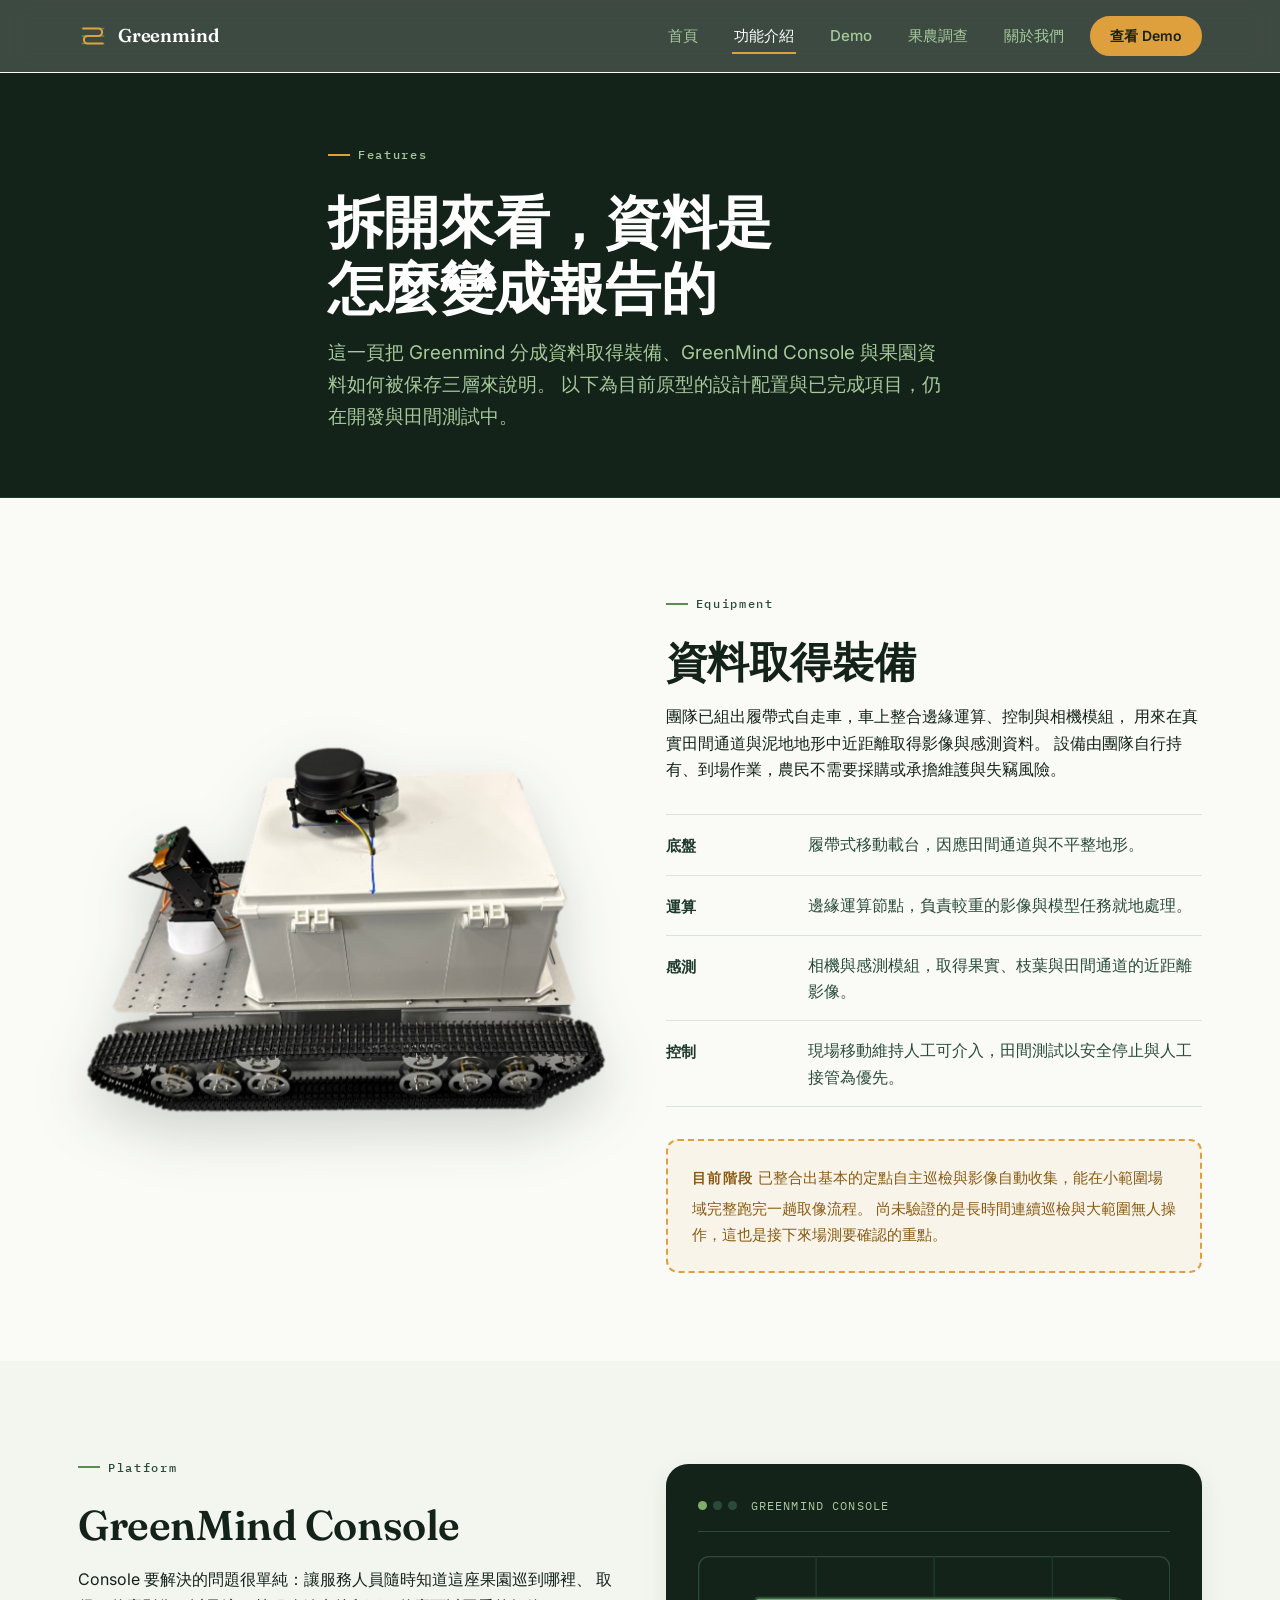
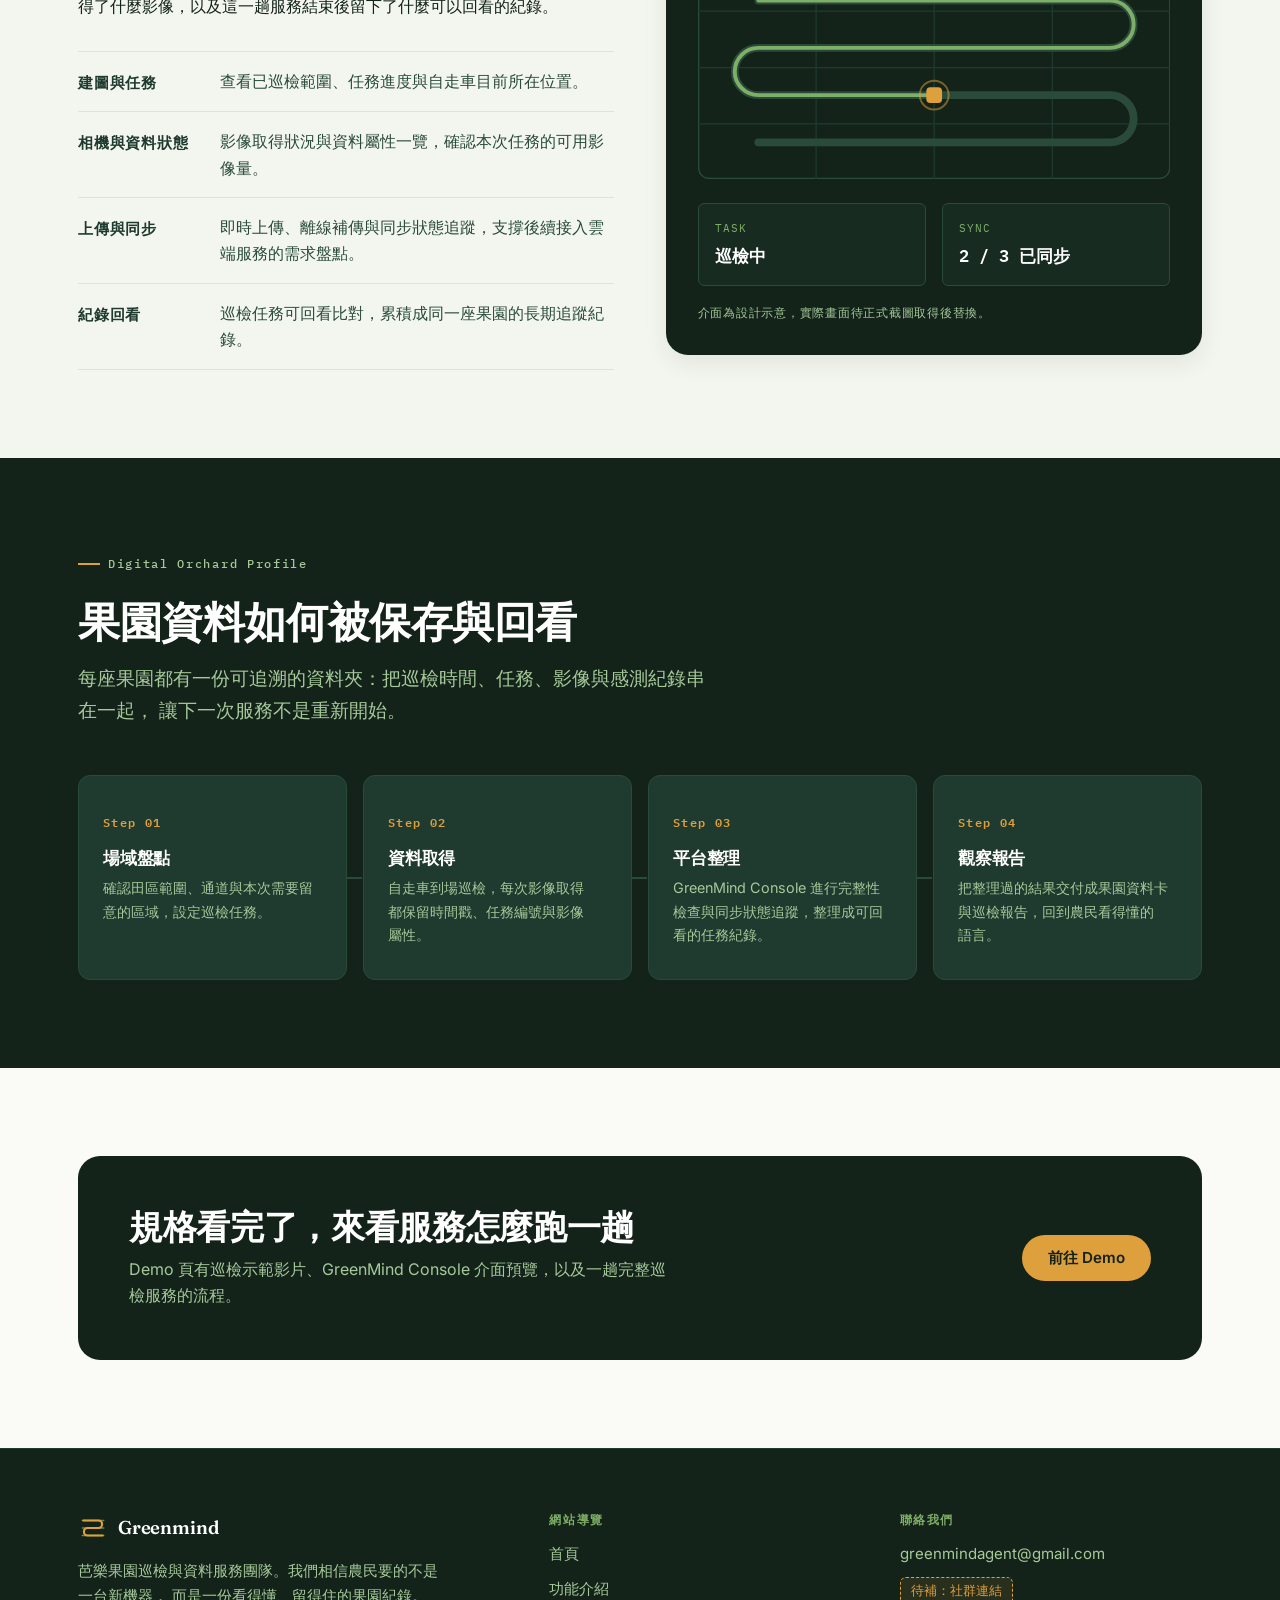
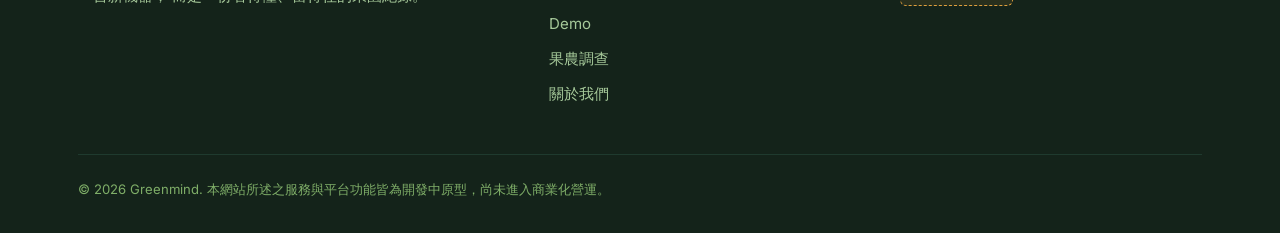
<file: features.html>
<!DOCTYPE html>
<html lang="zh-Hant" class="no-js">
<head>
<meta charset="UTF-8">
<meta name="viewport" content="width=device-width, initial-scale=1">
<title>功能介紹 — Greenmind</title>
<meta name="description" content="Greenmind 如何把芭樂果園的巡檢資料取得、整理，變成農民看得懂的果園資料卡與觀察報告：資料取得裝備、GreenMind Console、Digital Orchard Profile。">
<meta name="theme-color" content="#14231A">

<meta property="og:type" content="website">
<meta property="og:locale" content="zh_TW">
<meta property="og:site_name" content="Greenmind">
<meta property="og:title" content="功能介紹 — Greenmind">
<meta property="og:description" content="從現場取得資料，到整理成一份看得懂的果園報告，中間發生了什麼事。">

<link rel="preconnect" href="https://fonts.googleapis.com">
<link rel="preconnect" href="https://fonts.gstatic.com" crossorigin>
<link rel="stylesheet" href="https://fonts.googleapis.com/css2?family=Fraunces:ital,opsz,wght@0,9..144,300;0,9..144,400;0,9..144,600;1,9..144,500&family=Inter:wght@400;500;600;700&family=IBM+Plex+Mono:wght@400;500;600&display=swap">
<link rel="stylesheet" href="css/style.css">
</head>
<body>

<a class="skip-link" href="#main">跳至主要內容</a>

<!-- ====================== Header ====================== -->
<header class="site-header">
  <div class="container site-header__inner">
    <a class="brand" href="index.html">
      <svg class="brand__mark" viewBox="0 0 28 28" fill="none" aria-hidden="true">
        <g class="brand__rows">
          <line x1="4" y1="7" x2="24" y2="7"/>
          <line x1="4" y1="14" x2="24" y2="14"/>
          <line x1="4" y1="21" x2="24" y2="21"/>
        </g>
        <path class="brand__path" d="M5 7 H19 A3.5 3.5 0 0 1 19 14 H9 A3.5 3.5 0 0 0 9 21 H23"/>
      </svg>
      <span>Greenmind</span>
    </a>

    <button class="nav-toggle" type="button" aria-expanded="false" aria-controls="site-nav" aria-label="開啟選單">
      <span class="nav-toggle__bars" aria-hidden="true"></span>
    </button>

    <nav class="nav" id="site-nav" aria-label="主要導覽">
      <ul class="nav__list">
        <li><a class="nav__link" href="index.html">首頁</a></li>
        <li><a class="nav__link" href="features.html" aria-current="page">功能介紹</a></li>
        <li><a class="nav__link" href="demo.html">Demo</a></li>
        <li><a class="nav__link" href="survey.html">果農調查</a></li>
        <li><a class="nav__link" href="about.html">關於我們</a></li>
      </ul>
      <a class="btn btn--primary btn--sm" href="demo.html">查看 Demo</a>
    </nav>

    <a class="btn btn--primary btn--sm header-cta" href="demo.html">查看 Demo</a>
  </div>
</header>

<main id="main">

  <!-- ====================== Page hero ====================== -->
  <section class="page-hero on-dark">
    <div class="container page-hero__inner">
      <p class="eyebrow">Features</p>
      <h1>拆開來看，資料是怎麼變成報告的</h1>
      <p class="lead">
        這一頁把 Greenmind 分成資料取得裝備、GreenMind Console 與果園資料如何被保存三層來說明。
        以下為目前原型的設計配置與已完成項目，仍在開發與田間測試中。
      </p>
    </div>
  </section>

  <!-- ====================== 自走車硬體 ====================== -->
  <section class="section">
    <div class="container">
      <div class="feature-row reveal">

        <div class="feature-row__media feature-row__media--transparent">
          <img src="img/rover-cutout.png" alt="Greenmind 履帶式自走車實車照片，車上配置邊緣運算主機、機械手臂與相機模組。"
               width="544" height="388" class="feature-row__image">
        </div>

        <div>
          <p class="eyebrow">Equipment</p>
          <h2>資料取得裝備</h2>
          <p>
            團隊已組出履帶式自走車，車上整合邊緣運算、控制與相機模組，
            用來在真實田間通道與泥地地形中近距離取得影像與感測資料。
            設備由團隊自行持有、到場作業，農民不需要採購或承擔維護與失竊風險。
          </p>

          <ul class="spec-list">
            <li>
              <span class="spec-list__label">底盤</span>
              <span class="spec-list__value">履帶式移動載台，因應田間通道與不平整地形。</span>
            </li>
            <li>
              <span class="spec-list__label">運算</span>
              <span class="spec-list__value">邊緣運算節點，負責較重的影像與模型任務就地處理。</span>
            </li>
            <li>
              <span class="spec-list__label">感測</span>
              <span class="spec-list__value">相機與感測模組，取得果實、枝葉與田間通道的近距離影像。</span>
            </li>
            <li>
              <span class="spec-list__label">控制</span>
              <span class="spec-list__value">現場移動維持人工可介入，田間測試以安全停止與人工接管為優先。</span>
            </li>
          </ul>

          <p class="placeholder" style="margin-top:var(--space-5)">
            <span class="placeholder__label">目前階段</span>
            已整合出基本的定點自主巡檢與影像自動收集，能在小範圍場域完整跑完一趟取像流程。
            尚未驗證的是長時間連續巡檢與大範圍無人操作，這也是接下來場測要確認的重點。
          </p>
        </div>

      </div>
    </div>
  </section>

  <!-- ====================== 控制軟體 ====================== -->
  <section class="section section--paper">
    <div class="container">
      <div class="feature-row feature-row--flip reveal">

        <div class="feature-row__media">
          <div class="panel-mock">
            <div class="panel-mock__bar">
              <span class="panel-mock__dot panel-mock__dot--live" aria-hidden="true"></span>
              <span class="panel-mock__dot" aria-hidden="true"></span>
              <span class="panel-mock__dot" aria-hidden="true"></span>
              <span class="panel-mock__title">GreenMind Console</span>
            </div>

            <svg viewBox="0 0 360 170" role="img"
                 aria-label="Console 介面示意：地圖上顯示本次巡檢已覆蓋的田間路徑，以及自走車目前所在位置。">
              <rect x="0.5" y="0.5" width="359" height="169" rx="8" fill="#14231A" stroke="#2A4B3A"/>
              <g stroke="#1F3A2E" stroke-width="1">
                <line x1="0" y1="42" x2="360" y2="42"/>
                <line x1="0" y1="85" x2="360" y2="85"/>
                <line x1="0" y1="128" x2="360" y2="128"/>
                <line x1="90" y1="0" x2="90" y2="170"/>
                <line x1="180" y1="0" x2="180" y2="170"/>
                <line x1="270" y1="0" x2="270" y2="170"/>
              </g>
              <path d="M46 34 H314 A18 18 0 0 1 314 70 H46 A18 18 0 0 0 46 106 H314 A18 18 0 0 1 314 142 H46"
                    fill="none" stroke="#2A4B3A" stroke-width="6" stroke-linecap="round"/>
              <path d="M46 34 H314 A18 18 0 0 1 314 70 H46 A18 18 0 0 0 46 106 H180"
                    fill="none" stroke="#7FAE68" stroke-width="3" stroke-linecap="round"/>
              <circle cx="180" cy="106" r="11" fill="none" stroke="#DE9F3D" stroke-width="1.5" opacity="0.5"/>
              <rect x="174" y="100" width="12" height="12" rx="3" fill="#DE9F3D"/>
            </svg>

            <dl class="panel-mock__readouts">
              <div class="panel-mock__cell">
                <dt>Task</dt>
                <dd>巡檢中</dd>
              </div>
              <div class="panel-mock__cell">
                <dt>Sync</dt>
                <dd>2 / 3 已同步</dd>
              </div>
            </dl>
            <p class="video-frame__note" style="margin-top:16px">介面為設計示意，實際畫面待正式截圖取得後替換。</p>
          </div>
        </div>

        <div>
          <p class="eyebrow">Platform</p>
          <h2>GreenMind Console</h2>
          <p>
            Console 要解決的問題很單純：讓服務人員隨時知道這座果園巡到哪裡、
            取得了什麼影像，以及這一趟服務結束後留下了什麼可以回看的紀錄。
          </p>

          <ul class="spec-list">
            <li>
              <span class="spec-list__label">建圖與任務</span>
              <span class="spec-list__value">查看已巡檢範圍、任務進度與自走車目前所在位置。</span>
            </li>
            <li>
              <span class="spec-list__label">相機與資料狀態</span>
              <span class="spec-list__value">影像取得狀況與資料屬性一覽，確認本次任務的可用影像量。</span>
            </li>
            <li>
              <span class="spec-list__label">上傳與同步</span>
              <span class="spec-list__value">即時上傳、離線補傳與同步狀態追蹤，支撐後續接入雲端服務的需求盤點。</span>
            </li>
            <li>
              <span class="spec-list__label">紀錄回看</span>
              <span class="spec-list__value">巡檢任務可回看比對，累積成同一座果園的長期追蹤紀錄。</span>
            </li>
          </ul>
        </div>

      </div>
    </div>
  </section>

  <!-- ====================== 技術架構圖 ====================== -->
  <section class="section section--dark">
    <div class="container">
      <div class="section-intro reveal on-dark">
        <p class="eyebrow">Digital Orchard Profile</p>
        <h2>果園資料如何被保存與回看</h2>
        <p class="lead">
          每座果園都有一份可追溯的資料夾：把巡檢時間、任務、影像與感測紀錄串在一起，
          讓下一次服務不是重新開始。
        </p>
      </div>

      <ol class="flow reveal">
        <li class="flow__step">
          <span class="flow__num">Step 01</span>
          <h3>場域盤點</h3>
          <p>確認田區範圍、通道與本次需要留意的區域，設定巡檢任務。</p>
        </li>
        <li class="flow__step">
          <span class="flow__num">Step 02</span>
          <h3>資料取得</h3>
          <p>自走車到場巡檢，每次影像取得都保留時間戳、任務編號與影像屬性。</p>
        </li>
        <li class="flow__step">
          <span class="flow__num">Step 03</span>
          <h3>平台整理</h3>
          <p>GreenMind Console 進行完整性檢查與同步狀態追蹤，整理成可回看的任務紀錄。</p>
        </li>
        <li class="flow__step">
          <span class="flow__num">Step 04</span>
          <h3>觀察報告</h3>
          <p>把整理過的結果交付成果園資料卡與巡檢報告，回到農民看得懂的語言。</p>
        </li>
      </ol>
    </div>
  </section>

  <!-- ====================== CTA ====================== -->
  <div class="contact-band-wrap">
    <div class="container">
      <section class="contact-band reveal" aria-labelledby="cta-features">
        <div class="contact-band__text">
          <h2 id="cta-features">規格看完了，來看服務怎麼跑一趟</h2>
          <p>Demo 頁有巡檢示範影片、GreenMind Console 介面預覽，以及一趟完整巡檢服務的流程。</p>
        </div>
        <div class="btn-row">
          <a class="btn btn--primary" href="demo.html">前往 Demo</a>
        </div>
      </section>
    </div>
  </div>

</main>

<!-- ====================== Footer ====================== -->
<footer class="site-footer">
  <div class="container">
    <div class="site-footer__grid">

      <div>
        <a class="brand" href="index.html">
          <svg class="brand__mark" viewBox="0 0 28 28" fill="none" aria-hidden="true">
            <g class="brand__rows">
              <line x1="4" y1="7" x2="24" y2="7"/>
              <line x1="4" y1="14" x2="24" y2="14"/>
              <line x1="4" y1="21" x2="24" y2="21"/>
            </g>
            <path class="brand__path" d="M5 7 H19 A3.5 3.5 0 0 1 19 14 H9 A3.5 3.5 0 0 0 9 21 H23"/>
          </svg>
          <span>Greenmind</span>
        </a>
        <p class="site-footer__about">
          芭樂果園巡檢與資料服務團隊。我們相信農民要的不是一台新機器，
          而是一份看得懂、留得住的果園紀錄。
        </p>
      </div>

      <div>
        <h3>網站導覽</h3>
        <ul class="footer-list">
          <li><a href="index.html">首頁</a></li>
          <li><a href="features.html">功能介紹</a></li>
          <li><a href="demo.html">Demo</a></li>
          <li><a href="survey.html">果農調查</a></li>
          <li><a href="about.html">關於我們</a></li>
        </ul>
      </div>

      <div>
        <h3>聯絡我們</h3>
        <ul class="footer-list">
          <li><a href="mailto:greenmindagent@gmail.com">greenmindagent@gmail.com</a></li>
          <li><span class="placeholder placeholder--inline">待補：社群連結</span></li>
        </ul>
      </div>

    </div>
    <p class="site-footer__legal">© 2026 Greenmind. 本網站所述之服務與平台功能皆為開發中原型，尚未進入商業化營運。</p>
  </div>
</footer>

<script src="js/main.js"></script>
</body>
</html>
</file>
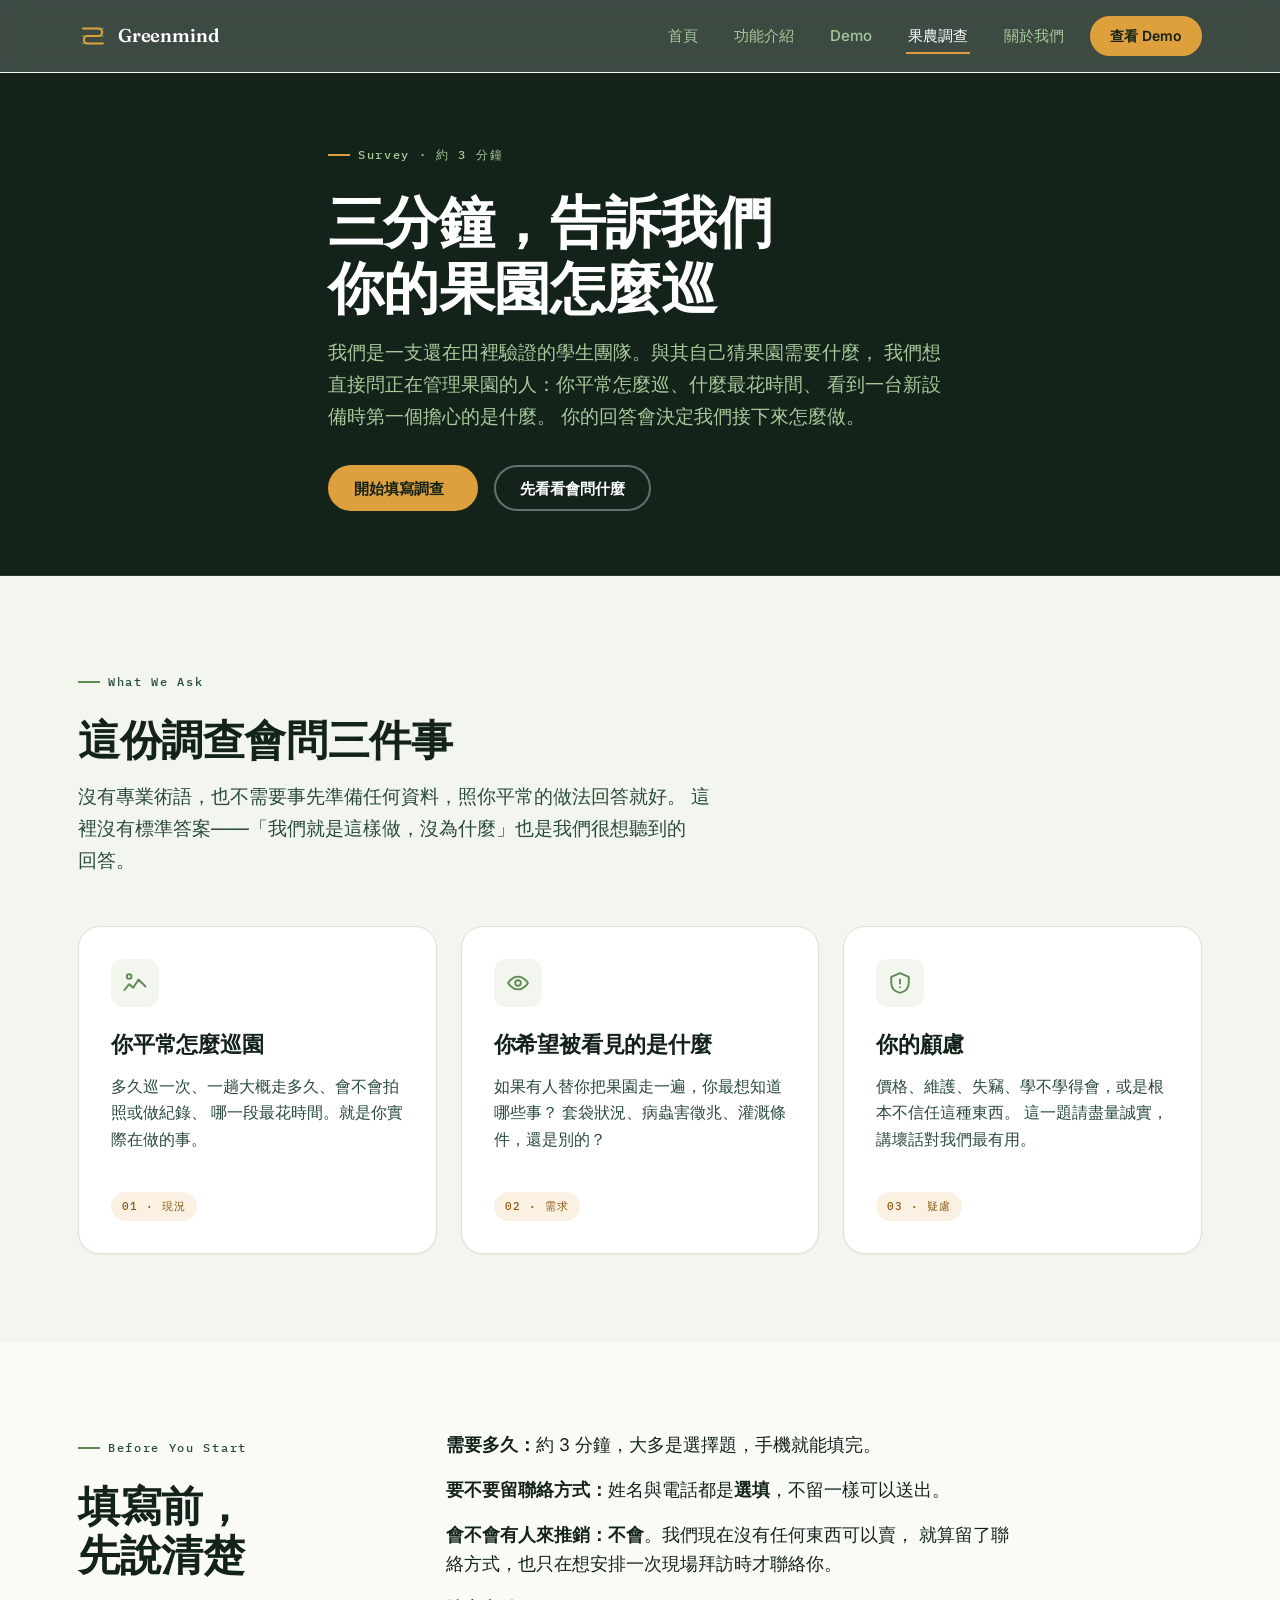
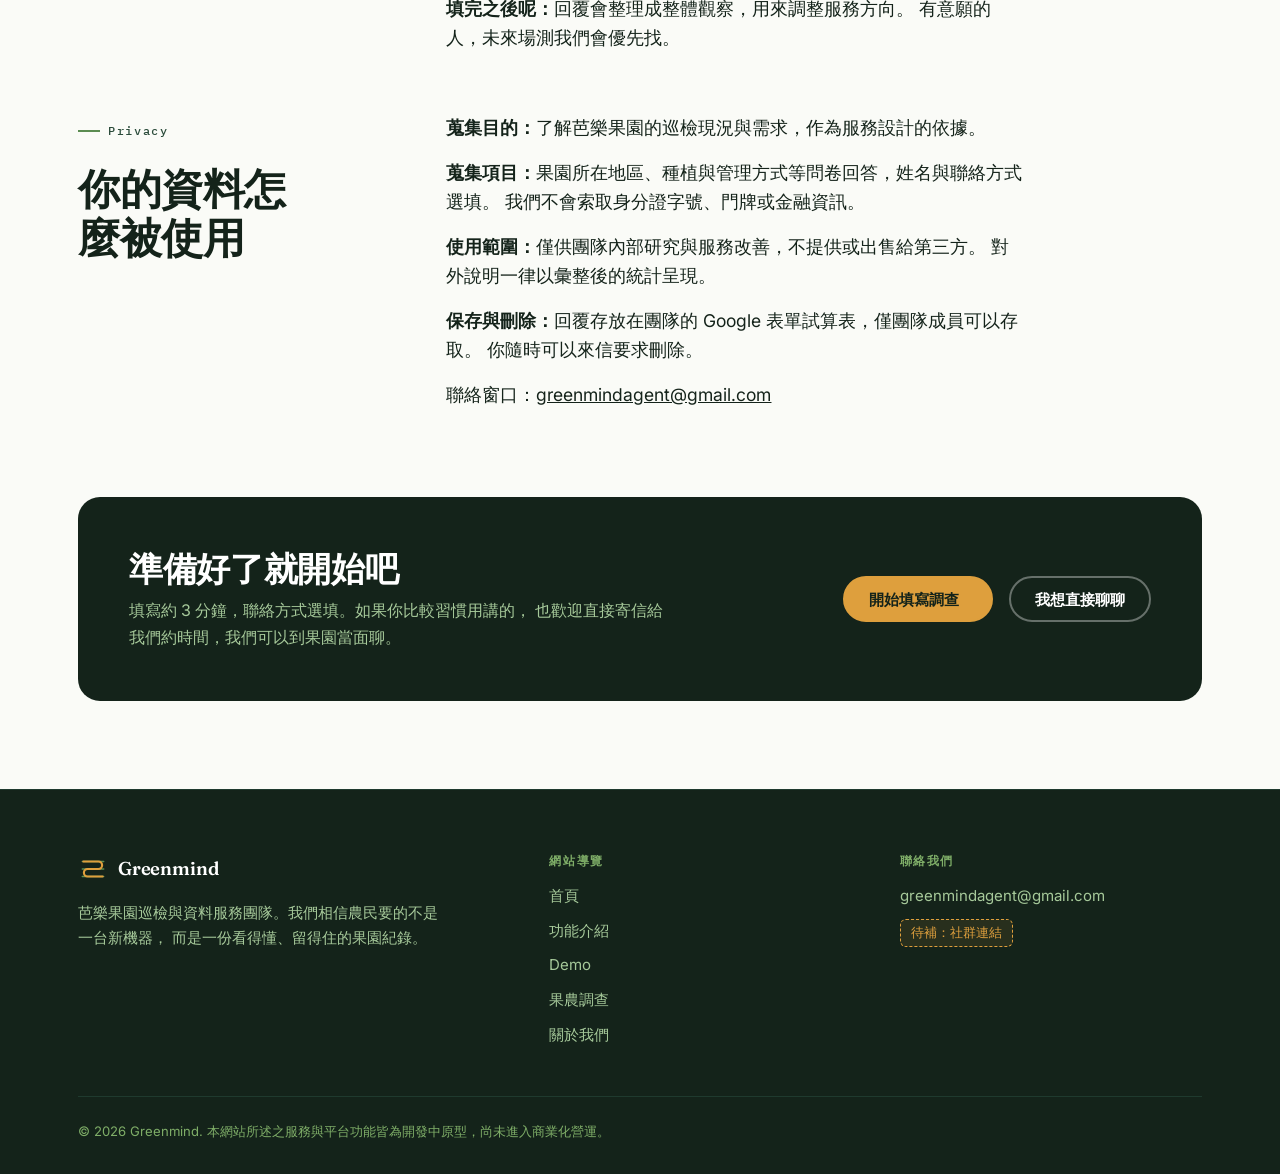
<file: survey.html>
<!DOCTYPE html>
<html lang="zh-Hant" class="no-js">
<head>
<meta charset="UTF-8">
<meta name="viewport" content="width=device-width, initial-scale=1">
<title>果農調查 — Greenmind</title>
<meta name="description" content="Greenmind 想聽芭樂果農怎麼巡園、在意什麼。填寫約 3 分鐘，聯絡方式選填，資料僅供團隊內部研究使用。">
<meta name="theme-color" content="#14231A">

<meta property="og:type" content="website">
<meta property="og:locale" content="zh_TW">
<meta property="og:site_name" content="Greenmind">
<meta property="og:title" content="果農調查 — Greenmind">
<meta property="og:description" content="三分鐘，告訴我們你的果園平常怎麼巡。你的回答會決定我們接下來怎麼做。">

<link rel="preconnect" href="https://fonts.googleapis.com">
<link rel="preconnect" href="https://fonts.gstatic.com" crossorigin>
<link rel="stylesheet" href="https://fonts.googleapis.com/css2?family=Fraunces:ital,opsz,wght@0,9..144,300;0,9..144,400;0,9..144,600;1,9..144,500&family=Inter:wght@400;500;600;700&family=IBM+Plex+Mono:wght@400;500;600&display=swap">
<link rel="stylesheet" href="css/style.css">
</head>
<body>

<a class="skip-link" href="#main">跳至主要內容</a>

<!-- ====================== Header ====================== -->
<header class="site-header">
  <div class="container site-header__inner">
    <a class="brand" href="index.html">
      <svg class="brand__mark" viewBox="0 0 28 28" fill="none" aria-hidden="true">
        <g class="brand__rows">
          <line x1="4" y1="7" x2="24" y2="7"/>
          <line x1="4" y1="14" x2="24" y2="14"/>
          <line x1="4" y1="21" x2="24" y2="21"/>
        </g>
        <path class="brand__path" d="M5 7 H19 A3.5 3.5 0 0 1 19 14 H9 A3.5 3.5 0 0 0 9 21 H23"/>
      </svg>
      <span>Greenmind</span>
    </a>

    <button class="nav-toggle" type="button" aria-expanded="false" aria-controls="site-nav" aria-label="開啟選單">
      <span class="nav-toggle__bars" aria-hidden="true"></span>
    </button>

    <nav class="nav" id="site-nav" aria-label="主要導覽">
      <ul class="nav__list">
        <li><a class="nav__link" href="index.html">首頁</a></li>
        <li><a class="nav__link" href="features.html">功能介紹</a></li>
        <li><a class="nav__link" href="demo.html">Demo</a></li>
        <li><a class="nav__link" href="survey.html" aria-current="page">果農調查</a></li>
        <li><a class="nav__link" href="about.html">關於我們</a></li>
      </ul>
      <a class="btn btn--primary btn--sm" href="demo.html">查看 Demo</a>
    </nav>

    <a class="btn btn--primary btn--sm header-cta" href="demo.html">查看 Demo</a>
  </div>
</header>

<main id="main">

  <!-- ====================== Page hero ====================== -->
  <section class="page-hero on-dark">
    <div class="container page-hero__inner">
      <p class="eyebrow">Survey · 約 3 分鐘</p>
      <h1>三分鐘，告訴我們你的果園怎麼巡</h1>
      <p class="lead">
        我們是一支還在田裡驗證的學生團隊。與其自己猜果園需要什麼，
        我們想直接問正在管理果園的人：你平常怎麼巡、什麼最花時間、
        看到一台新設備時第一個擔心的是什麼。
        你的回答會決定我們接下來怎麼做。
      </p>
      <div class="btn-row">
        <a class="btn btn--primary" href="https://reurl.cc/6Xv3kO" target="_blank" rel="noopener">
          開始填寫調查<span class="visually-hidden">（另開新視窗）</span>
        </a>
        <a class="btn btn--ghost" href="#what-we-ask">先看看會問什麼</a>
      </div>
    </div>
  </section>

  <!-- ====================== 會問什麼 ====================== -->
  <section class="section section--paper" id="what-we-ask">
    <div class="container">
      <div class="section-intro reveal">
        <p class="eyebrow">What We Ask</p>
        <h2>這份調查會問三件事</h2>
        <p class="lead">
          沒有專業術語，也不需要事先準備任何資料，照你平常的做法回答就好。
          這裡沒有標準答案——「我們就是這樣做，沒為什麼」也是我們很想聽到的回答。
        </p>
      </div>

      <div class="card-grid reveal">

        <article class="card">
          <div class="card__icon" aria-hidden="true">
            <svg viewBox="0 0 24 24" fill="none" stroke="currentColor" stroke-width="1.6" stroke-linecap="round" stroke-linejoin="round">
              <path d="M3 18l4-5 3.5 3L15 9l6 6"/>
              <circle cx="7" cy="6.5" r="2"/>
            </svg>
          </div>
          <h3>你平常怎麼巡園</h3>
          <p class="card__body">
            多久巡一次、一趟大概走多久、會不會拍照或做紀錄、
            哪一段最花時間。就是你實際在做的事。
          </p>
          <span class="card__tag">01 · 現況</span>
        </article>

        <article class="card">
          <div class="card__icon" aria-hidden="true">
            <svg viewBox="0 0 24 24" fill="none" stroke="currentColor" stroke-width="1.6" stroke-linecap="round" stroke-linejoin="round">
              <path d="M3.5 12s3.2-5.5 8.5-5.5S20.5 12 20.5 12s-3.2 5.5-8.5 5.5S3.5 12 3.5 12Z"/>
              <circle cx="12" cy="12" r="2.4"/>
            </svg>
          </div>
          <h3>你希望被看見的是什麼</h3>
          <p class="card__body">
            如果有人替你把果園走一遍，你最想知道哪些事？
            套袋狀況、病蟲害徵兆、灌溉條件，還是別的？
          </p>
          <span class="card__tag">02 · 需求</span>
        </article>

        <article class="card">
          <div class="card__icon" aria-hidden="true">
            <svg viewBox="0 0 24 24" fill="none" stroke="currentColor" stroke-width="1.6" stroke-linecap="round" stroke-linejoin="round">
              <path d="M12 3.5 4.5 6.8v5c0 4.4 3.1 7.6 7.5 8.7 4.4-1.1 7.5-4.3 7.5-8.7v-5L12 3.5Z"/>
              <path d="M12 9v3.5M12 15.6v.1"/>
            </svg>
          </div>
          <h3>你的顧慮</h3>
          <p class="card__body">
            價格、維護、失竊、學不學得會，或是根本不信任這種東西。
            這一題請盡量誠實，講壞話對我們最有用。
          </p>
          <span class="card__tag">03 · 疑慮</span>
        </article>

      </div>
    </div>
  </section>

  <!-- ====================== 填寫前須知 / 個資告知 ====================== -->
  <section class="section">
    <div class="container">

      <div class="prose-grid reveal">
        <div class="prose-grid__aside">
          <p class="eyebrow">Before You Start</p>
          <h2>填寫前，先說清楚</h2>
        </div>
        <div class="prose-grid__body prose-grid__body--lg">
          <p>
            <strong>需要多久：</strong>約 3 分鐘，大多是選擇題，手機就能填完。
          </p>
          <p>
            <strong>要不要留聯絡方式：</strong>姓名與電話都是<strong>選填</strong>，不留一樣可以送出。
          </p>
          <p>
            <strong>會不會有人來推銷：</strong><strong>不會</strong>。我們現在沒有任何東西可以賣，
            就算留了聯絡方式，也只在想安排一次現場拜訪時才聯絡你。
          </p>
          <p>
            <strong>填完之後呢：</strong>回覆會整理成整體觀察，用來調整服務方向。
            有意願的人，未來場測我們會優先找。
          </p>
        </div>
      </div>

      <div class="prose-grid reveal">
        <div class="prose-grid__aside">
          <p class="eyebrow">Privacy</p>
          <h2>你的資料怎麼被使用</h2>
        </div>
        <div class="prose-grid__body prose-grid__body--lg">
          <p>
            <strong>蒐集目的：</strong>了解芭樂果園的巡檢現況與需求，作為服務設計的依據。
          </p>
          <p>
            <strong>蒐集項目：</strong>果園所在地區、種植與管理方式等問卷回答，姓名與聯絡方式選填。
            我們不會索取身分證字號、門牌或金融資訊。
          </p>
          <p>
            <strong>使用範圍：</strong>僅供團隊內部研究與服務改善，不提供或出售給第三方。
            對外說明一律以彙整後的統計呈現。
          </p>
          <p>
            <strong>保存與刪除：</strong>回覆存放在團隊的 Google 表單試算表，僅團隊成員可以存取。
            你隨時可以來信要求刪除。
          </p>
          <p>
            聯絡窗口：<a href="mailto:greenmindagent@gmail.com">greenmindagent@gmail.com</a>
          </p>
        </div>
      </div>

    </div>
  </section>

  <!-- ====================== CTA ====================== -->
  <div class="contact-band-wrap">
    <div class="container">
      <section class="contact-band reveal" aria-labelledby="cta-survey">
        <div class="contact-band__text">
          <h2 id="cta-survey">準備好了就開始吧</h2>
          <p>
            填寫約 3 分鐘，聯絡方式選填。如果你比較習慣用講的，
            也歡迎直接寄信給我們約時間，我們可以到果園當面聊。
          </p>
        </div>
        <div class="btn-row">
          <a class="btn btn--primary" href="https://reurl.cc/6Xv3kO" target="_blank" rel="noopener">
            開始填寫調查<span class="visually-hidden">（另開新視窗）</span>
          </a>
          <a class="btn btn--ghost" href="mailto:greenmindagent@gmail.com">我想直接聊聊</a>
        </div>
      </section>
    </div>
  </div>

</main>

<!-- ====================== Footer ====================== -->
<footer class="site-footer">
  <div class="container">
    <div class="site-footer__grid">

      <div>
        <a class="brand" href="index.html">
          <svg class="brand__mark" viewBox="0 0 28 28" fill="none" aria-hidden="true">
            <g class="brand__rows">
              <line x1="4" y1="7" x2="24" y2="7"/>
              <line x1="4" y1="14" x2="24" y2="14"/>
              <line x1="4" y1="21" x2="24" y2="21"/>
            </g>
            <path class="brand__path" d="M5 7 H19 A3.5 3.5 0 0 1 19 14 H9 A3.5 3.5 0 0 0 9 21 H23"/>
          </svg>
          <span>Greenmind</span>
        </a>
        <p class="site-footer__about">
          芭樂果園巡檢與資料服務團隊。我們相信農民要的不是一台新機器，
          而是一份看得懂、留得住的果園紀錄。
        </p>
      </div>

      <div>
        <h3>網站導覽</h3>
        <ul class="footer-list">
          <li><a href="index.html">首頁</a></li>
          <li><a href="features.html">功能介紹</a></li>
          <li><a href="demo.html">Demo</a></li>
          <li><a href="survey.html">果農調查</a></li>
          <li><a href="about.html">關於我們</a></li>
        </ul>
      </div>

      <div>
        <h3>聯絡我們</h3>
        <ul class="footer-list">
          <li><a href="mailto:greenmindagent@gmail.com">greenmindagent@gmail.com</a></li>
          <li><span class="placeholder placeholder--inline">待補：社群連結</span></li>
        </ul>
      </div>

    </div>
    <p class="site-footer__legal">© 2026 Greenmind. 本網站所述之服務與平台功能皆為開發中原型，尚未進入商業化營運。</p>
  </div>
</footer>

<script src="js/main.js"></script>
</body>
</html>
</file>
<file: css/style.css>
/* ==========================================================================
   Greenmind — 智慧農業自走車團隊網站
   設計系統依據：Greenmind 網站開發需求書 v1.0 §4
   ========================================================================== */

/* --------------------------------------------------------------------------
   1. Design Tokens
   -------------------------------------------------------------------------- */
:root {
  /* 色彩 — 需求書 §4.1 */
  --forest-950: #14231A;
  --forest-900: #182B20;
  --forest-800: #1F3A2E;
  --forest-700: #2A4B3A;
  --leaf-500:   #5B8C51;
  --leaf-400:   #7FAE68;
  --leaf-300:   #A6C99A;
  --amber-500:  #DE9F3D;
  --amber-600:  #C6862A;
  --soil-600:   #7A5B41;
  --paper-100:  #F3F6EE;
  --paper-50:   #FAFBF7;
  --line-200:   #DCE4D3;

  /* 衍生 token：淺色背景上的可讀琥珀色。
     amber-500/600 在 paper 底上僅約 3:1，不足 WCAG AA 的 4.5:1，
     故小字級的琥珀色文字改用此深階（5.7:1）。 */
  --amber-700:  #8A5A12;

  /* 語意色 */
  --ink:        var(--forest-950);
  --ink-muted:  var(--forest-700);
  --ink-invert: #FFFFFF;

  /* 字體 — 需求書 §4.2 */
  --font-display: "Fraunces", "Noto Serif TC", Georgia, "Times New Roman", serif;
  --font-body: "Inter", "Noto Sans TC", -apple-system, BlinkMacSystemFont,
    "Segoe UI", "Microsoft JhengHei", sans-serif;
  --font-mono: "IBM Plex Mono", SFMono-Regular, Consolas, monospace;

  /* 版面 — 需求書 §4.3 */
  --container: 1180px;
  --gutter: 28px;
  --radius-sm: 6px;
  --radius-md: 12px;
  --radius-lg: 22px;
  --section-y: 88px;

  /* 間距尺 */
  --space-1: 4px;
  --space-2: 8px;
  --space-3: 16px;
  --space-4: 24px;
  --space-5: 32px;
  --space-6: 48px;
  --space-7: 64px;

  /* 陰影 */
  --shadow-sm: 0 1px 2px rgba(20, 35, 26, 0.06);
  --shadow-md: 0 8px 24px rgba(20, 35, 26, 0.08);
  --shadow-lg: 0 18px 48px rgba(20, 35, 26, 0.14);

  /* 動態 */
  --ease: cubic-bezier(0.22, 0.61, 0.36, 1);
  --dur-fast: 150ms;
  --dur: 240ms;

  --header-h: 72px;
}

/* --------------------------------------------------------------------------
   2. Reset & Base
   -------------------------------------------------------------------------- */
*,
*::before,
*::after { box-sizing: border-box; }

html {
  -webkit-text-size-adjust: 100%;
  scroll-behavior: smooth;
  scroll-padding-top: calc(var(--header-h) + 16px);
}

body {
  margin: 0;
  font-family: var(--font-body);
  font-size: 16px;
  line-height: 1.65;
  color: var(--ink);
  background: var(--paper-50);
  -webkit-font-smoothing: antialiased;
  text-rendering: optimizeLegibility;
}

img, svg, video { display: block; max-width: 100%; }
img, video { height: auto; }

a { color: inherit; }

button { font: inherit; color: inherit; }

/* 鍵盤焦點 — 需求書 §3 品質底線 */
:focus-visible {
  outline: 3px solid var(--amber-500);
  outline-offset: 3px;
  border-radius: var(--radius-sm);
}
:focus:not(:focus-visible) { outline: none; }

/* 跳至主要內容 */
.skip-link {
  position: absolute;
  left: 50%;
  top: 8px;
  transform: translate(-50%, -200%);
  z-index: 200;
  padding: 10px 18px;
  background: var(--amber-500);
  color: var(--forest-950);
  font-weight: 600;
  border-radius: var(--radius-sm);
  text-decoration: none;
  transition: transform var(--dur) var(--ease);
}
.skip-link:focus { transform: translate(-50%, 0); }

.visually-hidden {
  position: absolute;
  width: 1px;
  height: 1px;
  margin: -1px;
  padding: 0;
  overflow: hidden;
  clip: rect(0 0 0 0);
  white-space: nowrap;
  border: 0;
}

/* --------------------------------------------------------------------------
   3. Typography
   -------------------------------------------------------------------------- */
h1, h2, h3, h4 {
  font-family: var(--font-display);
  font-weight: 600;
  line-height: 1.18;
  letter-spacing: -0.01em;
  margin: 0 0 var(--space-3);
  text-wrap: balance;
}

h1 { font-size: clamp(2.15rem, 1.35rem + 3.2vw, 3.5rem); }
h2 { font-size: clamp(1.75rem, 1.2rem + 2.1vw, 2.6rem); }
h3 { font-size: clamp(1.15rem, 1rem + 0.6vw, 1.4rem); }

p { margin: 0 0 var(--space-3); text-wrap: pretty; }
p:last-child { margin-bottom: 0; }

.eyebrow {
  display: inline-flex;
  align-items: center;
  gap: var(--space-2);
  margin: 0 0 var(--space-4);
  font-family: var(--font-mono);
  font-size: 0.75rem;
  font-weight: 500;
  letter-spacing: 0.14em;
  color: var(--ink-muted);
}
.eyebrow::before {
  content: "";
  width: 22px;
  height: 2px;
  background: var(--leaf-500);
  flex: none;
}
.on-dark .eyebrow { color: var(--leaf-300); }
.on-dark .eyebrow::before { background: var(--amber-500); }

.lead {
  font-size: clamp(1.02rem, 0.97rem + 0.28vw, 1.18rem);
  line-height: 1.7;
  color: var(--ink-muted);
  max-width: 62ch;
}
.on-dark .lead { color: var(--leaf-300); }

.section-intro { max-width: 64ch; margin-bottom: var(--space-6); }

/* --------------------------------------------------------------------------
   4. Layout
   -------------------------------------------------------------------------- */
.container {
  width: 100%;
  max-width: var(--container);
  margin-inline: auto;
  padding-inline: var(--gutter);
}

.section { padding-block: var(--section-y); }
.section--tight { padding-block: calc(var(--section-y) * 0.68); }

.section--paper { background: var(--paper-100); }
.section--dark,
.on-dark {
  background: var(--forest-950);
  color: var(--ink-invert);
}
.section--dark h1,
.section--dark h2,
.section--dark h3,
.on-dark h1,
.on-dark h2,
.on-dark h3 { color: var(--ink-invert); }

/* --------------------------------------------------------------------------
   5. Buttons — 需求書 §3（primary / ghost / outline）
   -------------------------------------------------------------------------- */
.btn {
  display: inline-flex;
  align-items: center;
  justify-content: center;
  gap: var(--space-2);
  min-height: 46px;
  padding: 12px 24px;
  border: 2px solid transparent;
  border-radius: 999px;
  font-family: var(--font-body);
  font-size: 0.95rem;
  font-weight: 600;
  line-height: 1;
  text-decoration: none;
  cursor: pointer;
  white-space: nowrap;
  transition: background-color var(--dur) var(--ease),
              border-color var(--dur) var(--ease),
              color var(--dur) var(--ease),
              transform var(--dur-fast) var(--ease);
}
.btn:active { transform: translateY(1px); }

.btn--primary {
  background: var(--amber-500);
  color: var(--forest-950);
  border-color: var(--amber-500);
}
.btn--primary:hover {
  background: var(--amber-600);
  border-color: var(--amber-600);
}

.btn--ghost {
  background: transparent;
  color: var(--ink-invert);
  border-color: rgba(255, 255, 255, 0.35);
}
.btn--ghost:hover {
  background: rgba(255, 255, 255, 0.1);
  border-color: rgba(255, 255, 255, 0.6);
}

.btn--outline {
  background: transparent;
  color: var(--forest-800);
  border-color: var(--forest-800);
}
.btn--outline:hover {
  background: var(--forest-800);
  color: var(--ink-invert);
}

.btn--sm { min-height: 40px; padding: 9px 18px; font-size: 0.875rem; }

.btn-row {
  display: flex;
  flex-wrap: wrap;
  align-items: center;
  gap: var(--space-3);
  margin-top: var(--space-5);
}

/* --------------------------------------------------------------------------
   6. Header / Navigation
   -------------------------------------------------------------------------- */
.site-header {
  position: sticky;
  top: 0;
  z-index: 100;
  border-bottom: 1px solid rgba(255, 255, 255, 0.09);
}

/* 毛玻璃放在偽元素而非 .site-header 本身。
   backdrop-filter 會讓套用的元素成為 position: fixed 子孫的 containing block，
   若直接掛在 header 上，手機版的全螢幕選單（.nav）就會改以 header 為基準定位，
   導致選單高度塌陷、且 translateX(100%) 會把整份文件撐出橫向捲軸。 */
.site-header::before {
  content: "";
  position: absolute;
  inset: 0;
  z-index: -1;
  background: rgba(20, 35, 26, 0.82);
  backdrop-filter: blur(14px) saturate(140%);
  -webkit-backdrop-filter: blur(14px) saturate(140%);
}
@supports not ((backdrop-filter: blur(4px)) or (-webkit-backdrop-filter: blur(4px))) {
  .site-header::before { background: var(--forest-950); }
}

.site-header__inner {
  position: relative;
  z-index: 1;
  display: flex;
  align-items: center;
  gap: var(--space-4);
  min-height: var(--header-h);
}

.brand {
  display: inline-flex;
  align-items: center;
  gap: 10px;
  font-family: var(--font-display);
  font-size: 1.16rem;
  font-weight: 600;
  letter-spacing: -0.01em;
  color: var(--ink-invert);
  text-decoration: none;
  flex: none;
}
.brand__mark { width: 30px; height: 30px; flex: none; }
/* 品牌標記：3 條田壟線 + 1 條轉折巡行路徑（需求書 §4.4 簡化版） */
.brand__rows { stroke: var(--leaf-500); stroke-width: 1.4; stroke-linecap: round; }
.brand__path {
  fill: none;
  stroke: var(--amber-500);
  stroke-width: 2;
  stroke-linecap: round;
  stroke-linejoin: round;
}

.nav { margin-left: auto; }
.nav__list {
  display: flex;
  align-items: center;
  gap: var(--space-5);
  list-style: none;
  margin: 0;
  padding: 0;
}
.nav__link {
  position: relative;
  display: inline-block;
  padding: 6px 2px;
  font-size: 0.94rem;
  font-weight: 500;
  color: var(--leaf-300);
  text-decoration: none;
  transition: color var(--dur) var(--ease);
}
.nav__link:hover { color: var(--ink-invert); }
.nav__link::after {
  content: "";
  position: absolute;
  left: 0;
  right: 0;
  bottom: 0;
  height: 2px;
  background: var(--amber-500);
  transform: scaleX(0);
  transform-origin: left;
  transition: transform var(--dur) var(--ease);
}
.nav__link:hover::after,
.nav__link[aria-current="page"]::after { transform: scaleX(1); }
.nav__link[aria-current="page"] { color: var(--ink-invert); }

.header-cta { flex: none; }

/* 選單內的 CTA 只在手機版展開選單時出現；
   桌面版用的是 .header-cta，兩者不可同時顯示。 */
.nav > .btn { display: none; }

.nav-toggle {
  display: none;
  align-items: center;
  justify-content: center;
  width: 46px;
  height: 46px;
  margin-left: auto;
  padding: 0;
  background: transparent;
  border: 1px solid rgba(255, 255, 255, 0.22);
  border-radius: var(--radius-sm);
  color: var(--ink-invert);
  cursor: pointer;
}
.nav-toggle__bars,
.nav-toggle__bars::before,
.nav-toggle__bars::after {
  display: block;
  width: 20px;
  height: 2px;
  background: currentColor;
  border-radius: 2px;
  transition: transform var(--dur) var(--ease), background-color var(--dur-fast) var(--ease);
}
.nav-toggle__bars { position: relative; }
.nav-toggle__bars::before,
.nav-toggle__bars::after { content: ""; position: absolute; left: 0; }
.nav-toggle__bars::before { top: -6px; }
.nav-toggle__bars::after { top: 6px; }

[data-nav-open] .nav-toggle__bars { background: transparent; }
[data-nav-open] .nav-toggle__bars::before { transform: translateY(6px) rotate(45deg); }
[data-nav-open] .nav-toggle__bars::after { transform: translateY(-6px) rotate(-45deg); }

/* --------------------------------------------------------------------------
   7. Hero — 首頁
   -------------------------------------------------------------------------- */
.hero {
  position: relative;
  background: var(--forest-950);
  color: var(--ink-invert);
  overflow: hidden;
  padding-block: clamp(56px, 5vw, 96px) clamp(64px, 6vw, 104px);
}
.hero::after {
  content: "";
  position: absolute;
  inset: auto 0 0 0;
  height: 180px;
  background: radial-gradient(80% 100% at 70% 100%, rgba(91, 140, 81, 0.22), transparent 70%);
  pointer-events: none;
}

.hero__grid {
  position: relative;
  z-index: 1;
  display: grid;
  grid-template-columns: minmax(0, 1.05fr) minmax(0, 0.95fr);
  gap: clamp(var(--space-6), 5vw, 72px);
  align-items: center;
}

.hero__title { margin-bottom: var(--space-4); }
.hero__title em {
  font-style: italic;
  color: var(--amber-500);
}

.hero__visual { position: relative; }

/* --------------------------------------------------------------------------
   8. 簽名視覺 — 巡行路徑 SVG（需求書 §4.4）
   -------------------------------------------------------------------------- */
.route { width: 100%; height: auto; overflow: visible; }
.route__row { stroke: var(--forest-700); stroke-width: 2; stroke-linecap: round; }
.route__path { fill: none; stroke: var(--leaf-400); stroke-width: 2.5; stroke-linecap: round; }
/* 路徑底下的淺色軌道，讓已走過與未走過的部分有層次 */
.route__path--ghost { stroke: rgba(127, 174, 104, 0.14); stroke-width: 9; }
.route__rover { fill: var(--amber-500); }
.route__rover-ring { fill: none; stroke: var(--amber-500); stroke-width: 1.5; opacity: 0.4; }
.route__crop { fill: var(--leaf-500); opacity: 0.5; }

/* --------------------------------------------------------------------------
   9. Page hero — 內頁
   -------------------------------------------------------------------------- */
.page-hero {
  background: var(--forest-950);
  color: var(--ink-invert);
  padding-block: clamp(52px, 5vw, 84px);
  border-bottom: 1px solid var(--forest-800);
}
.page-hero__inner { max-width: 68ch; }

/* --------------------------------------------------------------------------
   10. Cards
   -------------------------------------------------------------------------- */
.card-grid {
  display: grid;
  grid-template-columns: repeat(3, minmax(0, 1fr));
  gap: var(--space-4);
}

.card {
  display: flex;
  flex-direction: column;
  padding: var(--space-5);
  background: #FFFFFF;
  border: 1px solid var(--line-200);
  border-radius: var(--radius-lg);
  box-shadow: var(--shadow-sm);
  transition: transform var(--dur) var(--ease), box-shadow var(--dur) var(--ease);
}
.card:hover { transform: translateY(-4px); box-shadow: var(--shadow-md); }

.card__icon {
  width: 48px;
  height: 48px;
  margin-bottom: var(--space-4);
  padding: 10px;
  color: var(--leaf-500);
  background: var(--paper-100);
  border-radius: var(--radius-md);
}
.card__icon svg { width: 100%; height: 100%; }

.card__body { color: var(--ink-muted); flex: 1; }

.card__tag {
  align-self: flex-start;
  margin-top: var(--space-4);
  padding: 5px 11px;
  font-family: var(--font-mono);
  font-size: 0.7rem;
  font-weight: 500;
  letter-spacing: 0.09em;
  text-transform: uppercase;
  color: var(--amber-700);
  background: rgba(222, 159, 61, 0.14);
  border-radius: 999px;
}

/* 深色卡片變體 */
.card--dark {
  background: var(--forest-800);
  border-color: var(--forest-700);
  color: var(--ink-invert);
}
.card--dark .card__icon { background: var(--forest-900); color: var(--leaf-400); }
.card--dark .card__body { color: var(--leaf-300); }
.card--dark .card__tag { color: var(--amber-500); background: rgba(222, 159, 61, 0.16); }

/* --------------------------------------------------------------------------
   11. 痛點區塊
   -------------------------------------------------------------------------- */
.problem-list {
  display: grid;
  grid-template-columns: repeat(3, minmax(0, 1fr));
  gap: var(--space-5);
  margin: 0;
  padding: 0;
  list-style: none;
}
.problem-item {
  padding-top: var(--space-4);
  border-top: 2px solid var(--line-200);
}
.problem-item__num {
  display: block;
  margin-bottom: var(--space-2);
  font-family: var(--font-mono);
  font-size: 0.78rem;
  font-weight: 600;
  letter-spacing: 0.1em;
  color: var(--amber-700);
}
.problem-item h3 { margin-bottom: var(--space-2); }
.problem-item p { color: var(--ink-muted); font-size: 0.96rem; }

/* --------------------------------------------------------------------------
   12. 功能介紹 — 左圖右列表
   -------------------------------------------------------------------------- */
.feature-row {
  display: grid;
  grid-template-columns: minmax(0, 1fr) minmax(0, 1fr);
  gap: clamp(var(--space-5), 4vw, 64px);
  align-items: center;
}
.feature-row + .feature-row { margin-top: calc(var(--section-y) * 0.8); }
.feature-row--flip .feature-row__media { order: 2; }

.feature-row__media {
  padding: var(--space-5);
  background: var(--forest-950);
  border-radius: var(--radius-lg);
  overflow: hidden;
}
.feature-row__media--transparent {
  padding: 0;
  background: transparent;
  border-radius: 0;
  overflow: visible;
}
.feature-row__image {
  width: min(112%, 620px);
  height: auto;
  margin-inline: auto;
  object-fit: contain;
  filter: drop-shadow(0 22px 28px rgba(20, 35, 26, 0.18));
}
.section--paper .feature-row__media { box-shadow: var(--shadow-md); }

.spec-list { list-style: none; margin: var(--space-5) 0 0; padding: 0; }
.spec-list li {
  display: grid;
  grid-template-columns: 118px minmax(0, 1fr);
  gap: var(--space-4);
  padding: var(--space-3) 0;
  border-top: 1px solid var(--line-200);
}
.spec-list li:last-child { border-bottom: 1px solid var(--line-200); }
/* 標籤是中文（底盤／運算／感測／控制），但 mono 字體沒有中文字符，
   會掉到系統中文字體渲染 —— 拉丁大寫在 12.8px 像標籤，中文在同樣尺寸只是糊。
   因此拉到與 value 相當，層級改由字重與顏色維持。 */
.spec-list__label {
  font-family: var(--font-mono);
  font-size: 0.95rem;
  font-weight: 600;
  letter-spacing: 0.05em;
  color: var(--forest-800);
  padding-top: 2px;
}
.spec-list__value { color: var(--ink-muted); font-size: 1rem; }

/* 儀表板 mockup */
.panel-mock { font-family: var(--font-mono); color: var(--leaf-300); }
.panel-mock__bar {
  display: flex;
  align-items: center;
  gap: 6px;
  padding-bottom: var(--space-3);
  margin-bottom: var(--space-4);
  border-bottom: 1px solid var(--forest-700);
}
.panel-mock__dot { width: 9px; height: 9px; border-radius: 50%; background: var(--forest-700); }
.panel-mock__dot--live { background: var(--leaf-400); }
.panel-mock__title {
  margin-left: var(--space-2);
  font-size: 0.72rem;
  letter-spacing: 0.1em;
  text-transform: uppercase;
  color: var(--leaf-300);
}
.panel-mock__readouts {
  display: grid;
  grid-template-columns: repeat(2, minmax(0, 1fr));
  gap: var(--space-3);
  margin: var(--space-4) 0 0;
}
.panel-mock__cell {
  padding: var(--space-3);
  background: var(--forest-900);
  border: 1px solid var(--forest-700);
  border-radius: var(--radius-sm);
}
.panel-mock__cell dt {
  font-size: 0.66rem;
  letter-spacing: 0.1em;
  text-transform: uppercase;
  color: var(--leaf-400);
}
.panel-mock__cell dd {
  margin: 4px 0 0;
  font-size: 1.05rem;
  font-weight: 600;
  color: var(--ink-invert);
}

/* --------------------------------------------------------------------------
   13. 技術架構圖 — 四步驟橫向流程
   -------------------------------------------------------------------------- */
.flow {
  display: grid;
  grid-template-columns: repeat(4, minmax(0, 1fr));
  gap: var(--space-3);
  list-style: none;
  margin: 0;
  padding: 0;
}
.flow__step {
  position: relative;
  padding: var(--space-5) var(--space-4);
  background: var(--forest-800);
  border: 1px solid var(--forest-700);
  border-radius: var(--radius-md);
}
.flow__step::after {
  content: "";
  position: absolute;
  top: 50%;
  right: calc(var(--space-3) * -1);
  width: var(--space-3);
  height: 2px;
  background: var(--forest-700);
}
.flow__step:last-child::after { display: none; }
.flow__num {
  display: inline-block;
  margin-bottom: var(--space-3);
  font-family: var(--font-mono);
  font-size: 0.72rem;
  font-weight: 600;
  letter-spacing: 0.12em;
  color: var(--amber-500);
}
.flow__step h3 { font-size: 1.06rem; margin-bottom: var(--space-2); color: var(--ink-invert); }
.flow__step p { font-size: 0.9rem; color: var(--leaf-300); }

/* --------------------------------------------------------------------------
   14. Demo — 影片佔位播放器
   -------------------------------------------------------------------------- */
.video-frame {
  position: relative;
  aspect-ratio: 16 / 9;
  display: grid;
  place-items: center;
  background: var(--forest-950);
  border: 1px solid var(--forest-700);
  border-radius: var(--radius-lg);
  overflow: hidden;
}
.video-frame__decor {
  position: absolute;
  inset: 0;
  width: 100%;
  height: 100%;
  opacity: 0.45;
}
.video-frame__center {
  position: relative;
  z-index: 1;
  display: flex;
  flex-direction: column;
  align-items: center;
  gap: var(--space-3);
  text-align: center;
  padding: var(--space-4);
}
.video-frame__play {
  display: grid;
  place-items: center;
  width: 74px;
  height: 74px;
  background: var(--amber-500);
  border: none;
  border-radius: 50%;
  color: var(--forest-950);
  cursor: pointer;
  box-shadow: 0 8px 28px rgba(222, 159, 61, 0.32);
  transition: transform var(--dur) var(--ease), background-color var(--dur) var(--ease);
}
.video-frame__play:hover { transform: scale(1.06); background: var(--amber-600); }
.video-frame__play svg { width: 26px; height: 26px; margin-left: 4px; }
.video-frame__note {
  font-family: var(--font-mono);
  font-size: 0.78rem;
  letter-spacing: 0.06em;
  color: var(--leaf-300);
}
/* 影片就緒後（YouTube iframe 或 video 標籤）直接放進 .video-frame 即可鋪滿 */
.video-frame > iframe,
.video-frame > video {
  position: absolute;
  inset: 0;
  width: 100%;
  height: 100%;
  border: 0;
}

/* --------------------------------------------------------------------------
   15. 畫廊 — 軟體介面預覽
   -------------------------------------------------------------------------- */
.gallery {
  display: grid;
  grid-template-columns: repeat(3, minmax(0, 1fr));
  gap: var(--space-4);
}
.gallery__item {
  display: flex;
  flex-direction: column;
  background: #FFFFFF;
  border: 1px solid var(--line-200);
  border-radius: var(--radius-md);
  overflow: hidden;
}
.gallery__shot {
  aspect-ratio: 4 / 3;
  background: var(--forest-950);
  display: grid;
  place-items: center;
  padding: var(--space-4);
}
.gallery__shot svg { width: 100%; height: 100%; }
.gallery__caption { padding: var(--space-4); }
.gallery__caption h3 { font-size: 1.02rem; margin-bottom: 6px; }
.gallery__caption p { font-size: 0.9rem; color: var(--ink-muted); }

/* --------------------------------------------------------------------------
   16. 使用情境 Walkthrough — 編號步驟
   -------------------------------------------------------------------------- */
.steps { counter-reset: step; list-style: none; margin: 0; padding: 0; }
.steps__item {
  position: relative;
  display: grid;
  grid-template-columns: 56px minmax(0, 1fr);
  gap: var(--space-4);
  padding-bottom: var(--space-6);
}
.steps__item:last-child { padding-bottom: 0; }
.steps__item::before {
  counter-increment: step;
  content: counter(step, decimal-leading-zero);
  display: grid;
  place-items: center;
  width: 56px;
  height: 56px;
  font-family: var(--font-mono);
  font-size: 0.94rem;
  font-weight: 600;
  color: var(--amber-700);
  background: var(--paper-100);
  border: 1px solid var(--line-200);
  border-radius: 50%;
}
/* 步驟之間的連接線 */
.steps__item::after {
  content: "";
  position: absolute;
  left: 27px;
  top: 62px;
  bottom: 10px;
  width: 2px;
  background: var(--line-200);
}
.steps__item:last-child::after { display: none; }
.steps__item h3 { margin-bottom: var(--space-2); padding-top: 12px; }
.steps__item p { color: var(--ink-muted); }

/* --------------------------------------------------------------------------
   17. 長文區塊（關於我們）
   -------------------------------------------------------------------------- */
.prose-grid {
  display: grid;
  grid-template-columns: minmax(0, 0.42fr) minmax(0, 1fr);
  gap: clamp(var(--space-5), 4vw, 64px);
  align-items: start;
}
.prose-grid + .prose-grid { margin-top: calc(var(--section-y) * 0.7); }
.prose-grid__aside { position: sticky; top: calc(var(--header-h) + 32px); }
.prose-grid__body { max-width: 66ch; }

/* 果農調查的填寫須知與個資告知，是農民在手機上要當場讀完就決定填不填的段落，
   比一般內文大一階（17.6px），行長也收窄一點。 */
.prose-grid__body--lg p { font-size: 1.1rem; }
.prose-grid__body--lg { max-width: 58ch; }

/* --------------------------------------------------------------------------
   18. Placeholder 標記 — 需求書 §3
   -------------------------------------------------------------------------- */
.placeholder {
  display: block;
  padding: var(--space-4);
  border: 2px dashed var(--amber-500);
  border-radius: var(--radius-md);
  background: rgba(222, 159, 61, 0.07);
  color: var(--amber-700);
  font-size: 0.94rem;
  line-height: 1.7;
}
.placeholder__label {
  display: inline-block;
  margin-bottom: var(--space-2);
  font-family: var(--font-mono);
  /* 同 .spec-list__label：內容是中文（待補內容／目前階段），0.7rem 讀不了 */
  font-size: 0.85rem;
  font-weight: 600;
  letter-spacing: 0.12em;
  text-transform: uppercase;
}
.placeholder p { color: inherit; }
.placeholder--inline {
  display: inline-block;
  padding: 2px 10px;
  border-width: 1.5px;
  border-radius: var(--radius-sm);
  font-family: var(--font-mono);
  font-size: 0.82rem;
}
/* 深色底一律改用 amber-500（對 forest-950 為 7.1:1）；淺色底才用 amber-700。
   下列全部都是深色表面 —— 遺漏任何一個，該處的琥珀色文字就會掉到 2.5:1。 */
.on-dark .placeholder,
.section--dark .placeholder,
.contact-band .placeholder,
.site-footer .placeholder,
.video-frame .placeholder,
.feature-row__media .placeholder,
.gallery__shot .placeholder,
.card--dark .placeholder,
.flow__step .placeholder {
  color: var(--amber-500);
  background: rgba(222, 159, 61, 0.1);
}

/* --------------------------------------------------------------------------
   19. Contact band — 需求書 §3
   -------------------------------------------------------------------------- */
.contact-band-wrap { padding-block: 0 var(--section-y); }
/* 前一區若是淺色底，沿用同一底色並補回上內距，避免色塊斷開 */
.section--paper + .contact-band-wrap {
  background: var(--paper-100);
  padding-top: var(--section-y);
}
/* 前一區若是深色底，必須留出間距，否則深色卡片會與上方區塊黏成一塊 */
.section--dark + .contact-band-wrap { padding-top: var(--section-y); }

.contact-band {
  display: flex;
  flex-wrap: wrap;
  align-items: center;
  justify-content: space-between;
  gap: var(--space-5);
  padding: clamp(var(--space-5), 4vw, 56px);
  background: var(--forest-950);
  color: var(--ink-invert);
  border-radius: var(--radius-lg);
}
.contact-band__text { max-width: 54ch; }
.contact-band__text h2 {
  font-size: clamp(1.5rem, 1.15rem + 1.5vw, 2.15rem);
  margin-bottom: var(--space-2);
}
.contact-band__text p { color: var(--leaf-300); margin: 0; }
.contact-band .btn-row { margin-top: 0; flex: none; }

/* --------------------------------------------------------------------------
   20. Footer
   -------------------------------------------------------------------------- */
.site-footer {
  background: var(--forest-950);
  color: var(--leaf-300);
  padding-block: var(--space-7) var(--space-5);
  border-top: 1px solid var(--forest-800);
}
.site-footer__grid {
  display: grid;
  grid-template-columns: minmax(0, 1.4fr) minmax(0, 1fr) minmax(0, 1fr);
  gap: var(--space-6);
  padding-bottom: var(--space-6);
  border-bottom: 1px solid var(--forest-800);
}
.site-footer__about { max-width: 40ch; font-size: 0.94rem; }
.site-footer .brand { margin-bottom: var(--space-3); }
.site-footer h3 {
  font-family: var(--font-mono);
  font-size: 0.72rem;
  font-weight: 600;
  letter-spacing: 0.14em;
  text-transform: uppercase;
  color: var(--leaf-400);
  margin-bottom: var(--space-3);
}
.footer-list {
  list-style: none;
  margin: 0;
  padding: 0;
  display: grid;
  gap: 10px;
  font-size: 0.94rem;
}
.footer-list a {
  text-decoration: none;
  color: var(--leaf-300);
  transition: color var(--dur) var(--ease);
}
.footer-list a:hover {
  color: var(--ink-invert);
  text-decoration: underline;
  text-underline-offset: 3px;
}

.site-footer__legal {
  padding-top: var(--space-4);
  font-size: 0.82rem;
  color: var(--leaf-400);
}

/* --------------------------------------------------------------------------
   21. 進場動畫（需求書 §6 — IntersectionObserver）
   -------------------------------------------------------------------------- */
.reveal {
  opacity: 0;
  transform: translateY(12px);
  transition: opacity 380ms var(--ease), transform 380ms var(--ease);
}
.reveal.is-visible { opacity: 1; transform: none; }
/* 沒有 JS 時內容不可永久隱形 */
.no-js .reveal { opacity: 1; transform: none; }

/* --------------------------------------------------------------------------
   22. RWD — 斷點 900 / 860 / 560（需求書 §3）
   -------------------------------------------------------------------------- */
@media (max-width: 900px) {
  .card-grid,
  .problem-list { grid-template-columns: repeat(2, minmax(0, 1fr)); }
  .flow { grid-template-columns: repeat(2, minmax(0, 1fr)); }
  .flow__step:nth-child(2n)::after { display: none; }
}

@media (max-width: 860px) {
  :root { --section-y: 60px; --gutter: 20px; }

  .nav-toggle { display: inline-flex; }

  .nav {
    position: fixed;
    inset: var(--header-h) 0 0 0;
    margin-left: 0;
    background: var(--forest-950);
    padding: var(--space-6) var(--gutter);
    overflow-y: auto;
    transform: translateX(100%);
    visibility: hidden;
    transition: transform 280ms var(--ease), visibility 280ms var(--ease);
  }
  [data-nav-open] .nav { transform: translateX(0); visibility: visible; }

  .nav__list { flex-direction: column; align-items: stretch; gap: 0; }
  .nav__list li { border-bottom: 1px solid var(--forest-800); }
  .nav__link {
    display: block;
    padding: var(--space-4) 0;
    font-size: 1.18rem;
    font-family: var(--font-display);
  }
  .nav__link::after { display: none; }
  .nav__link[aria-current="page"] { color: var(--amber-500); }

  .nav > .btn { display: inline-flex; margin-top: var(--space-5); width: 100%; }
  .header-cta { display: none; }

  .hero__grid,
  .feature-row,
  .prose-grid { grid-template-columns: minmax(0, 1fr); }
  .feature-row--flip .feature-row__media { order: 0; }
  .feature-row__image { width: min(100%, 520px); }
  .prose-grid__aside { position: static; }

  .site-footer__grid { grid-template-columns: minmax(0, 1fr); gap: var(--space-5); }

  .contact-band { flex-direction: column; align-items: flex-start; }
  .contact-band .btn-row { width: 100%; }

  .steps__item { grid-template-columns: 44px minmax(0, 1fr); gap: var(--space-3); }
  .steps__item::before { width: 44px; height: 44px; font-size: 0.84rem; }
  .steps__item::after { left: 21px; top: 50px; }
  .steps__item h3 { padding-top: 6px; }

  .spec-list li { grid-template-columns: minmax(0, 1fr); gap: 4px; }
}

@media (max-width: 560px) {
  .gallery,
  .card-grid,
  .problem-list,
  .flow { grid-template-columns: minmax(0, 1fr); }
  .flow__step::after { display: none; }
  .panel-mock__readouts { grid-template-columns: minmax(0, 1fr); }
  .btn-row .btn { width: 100%; }
}

/* --------------------------------------------------------------------------
   23. prefers-reduced-motion — 需求書 §3
   -------------------------------------------------------------------------- */
@media (prefers-reduced-motion: reduce) {
  html { scroll-behavior: auto; }

  *,
  *::before,
  *::after {
    animation-duration: 0.01ms !important;
    animation-iteration-count: 1 !important;
    transition-duration: 0.01ms !important;
  }

  /* 內容直接以最終狀態呈現，而不是把動畫加速播完 */
  .reveal { opacity: 1; transform: none; }
}

/* --------------------------------------------------------------------------
   24. 列印
   -------------------------------------------------------------------------- */
@media print {
  .site-header,
  .nav-toggle,
  .contact-band-wrap,
  .video-frame__play { display: none; }
  body { background: #FFFFFF; color: #000000; }
  .section--dark,
  .hero,
  .page-hero { background: #FFFFFF !important; color: #000000 !important; }
}
</file>
